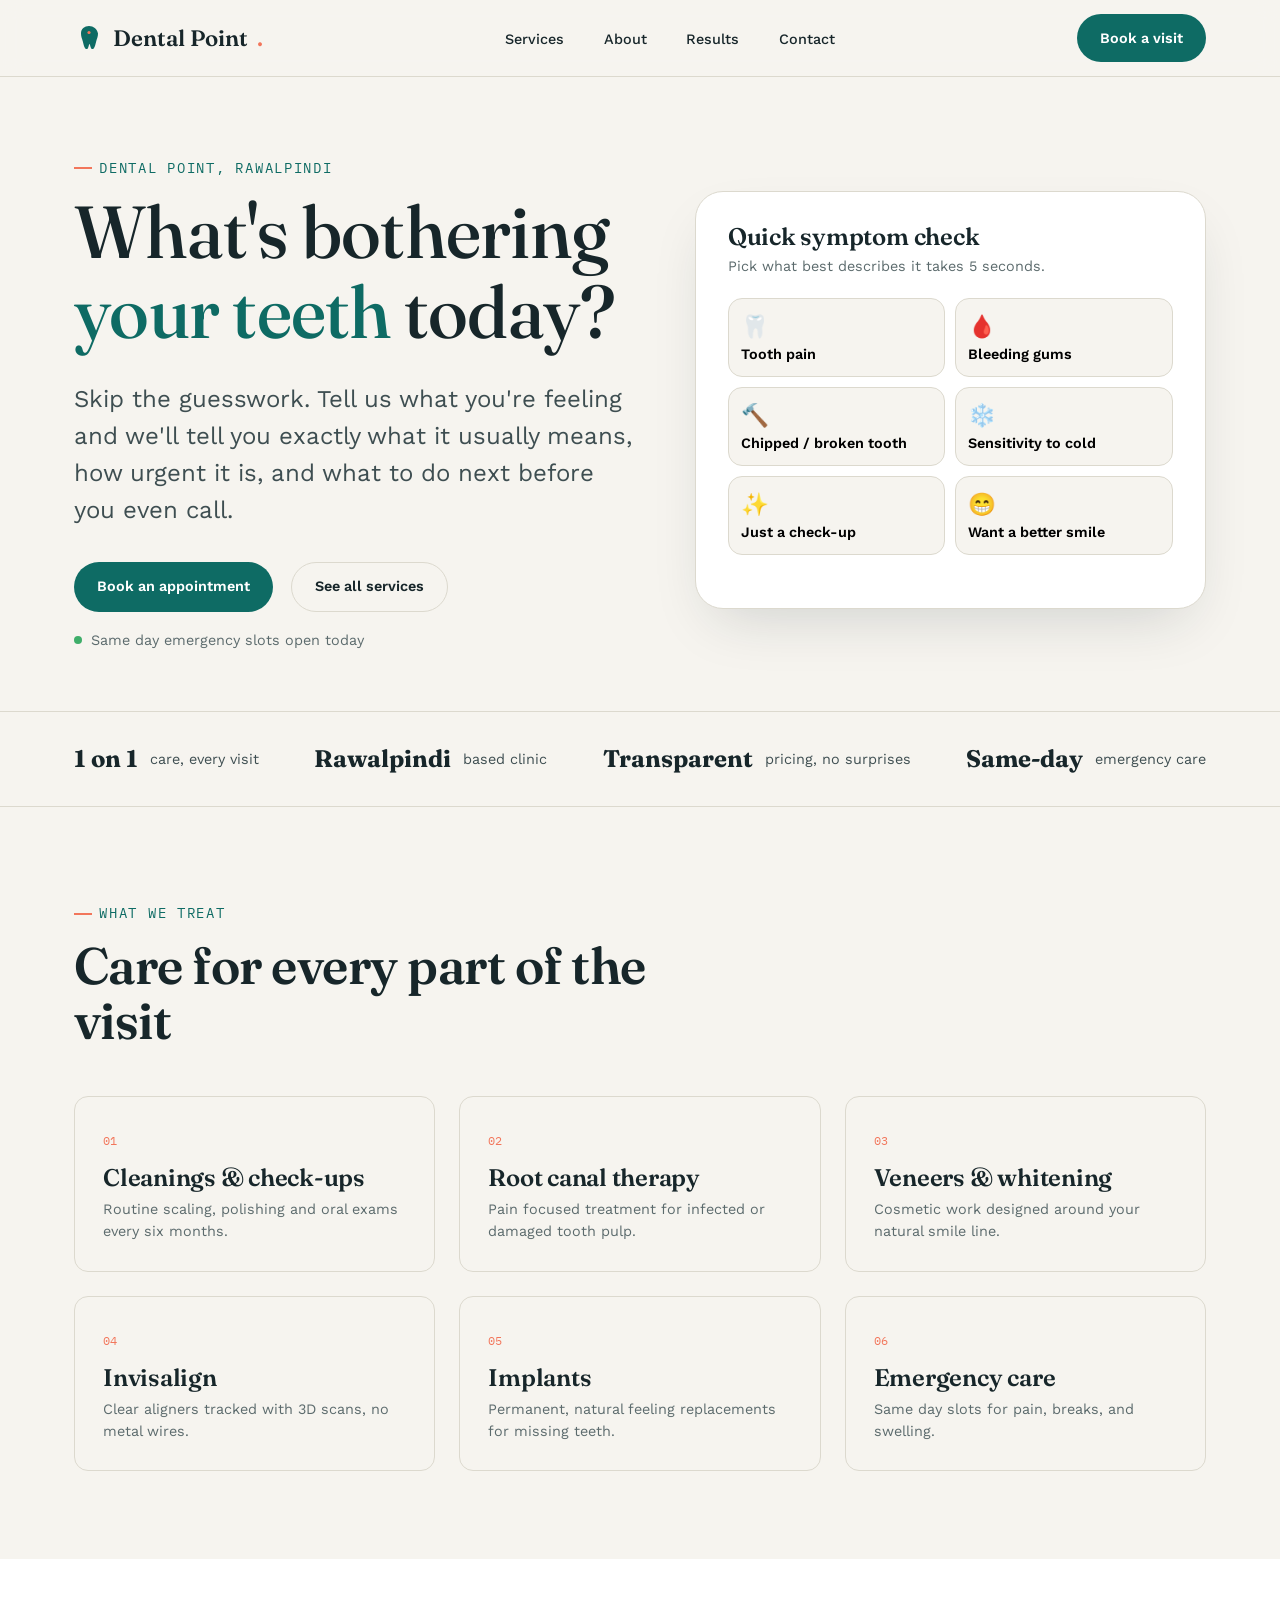
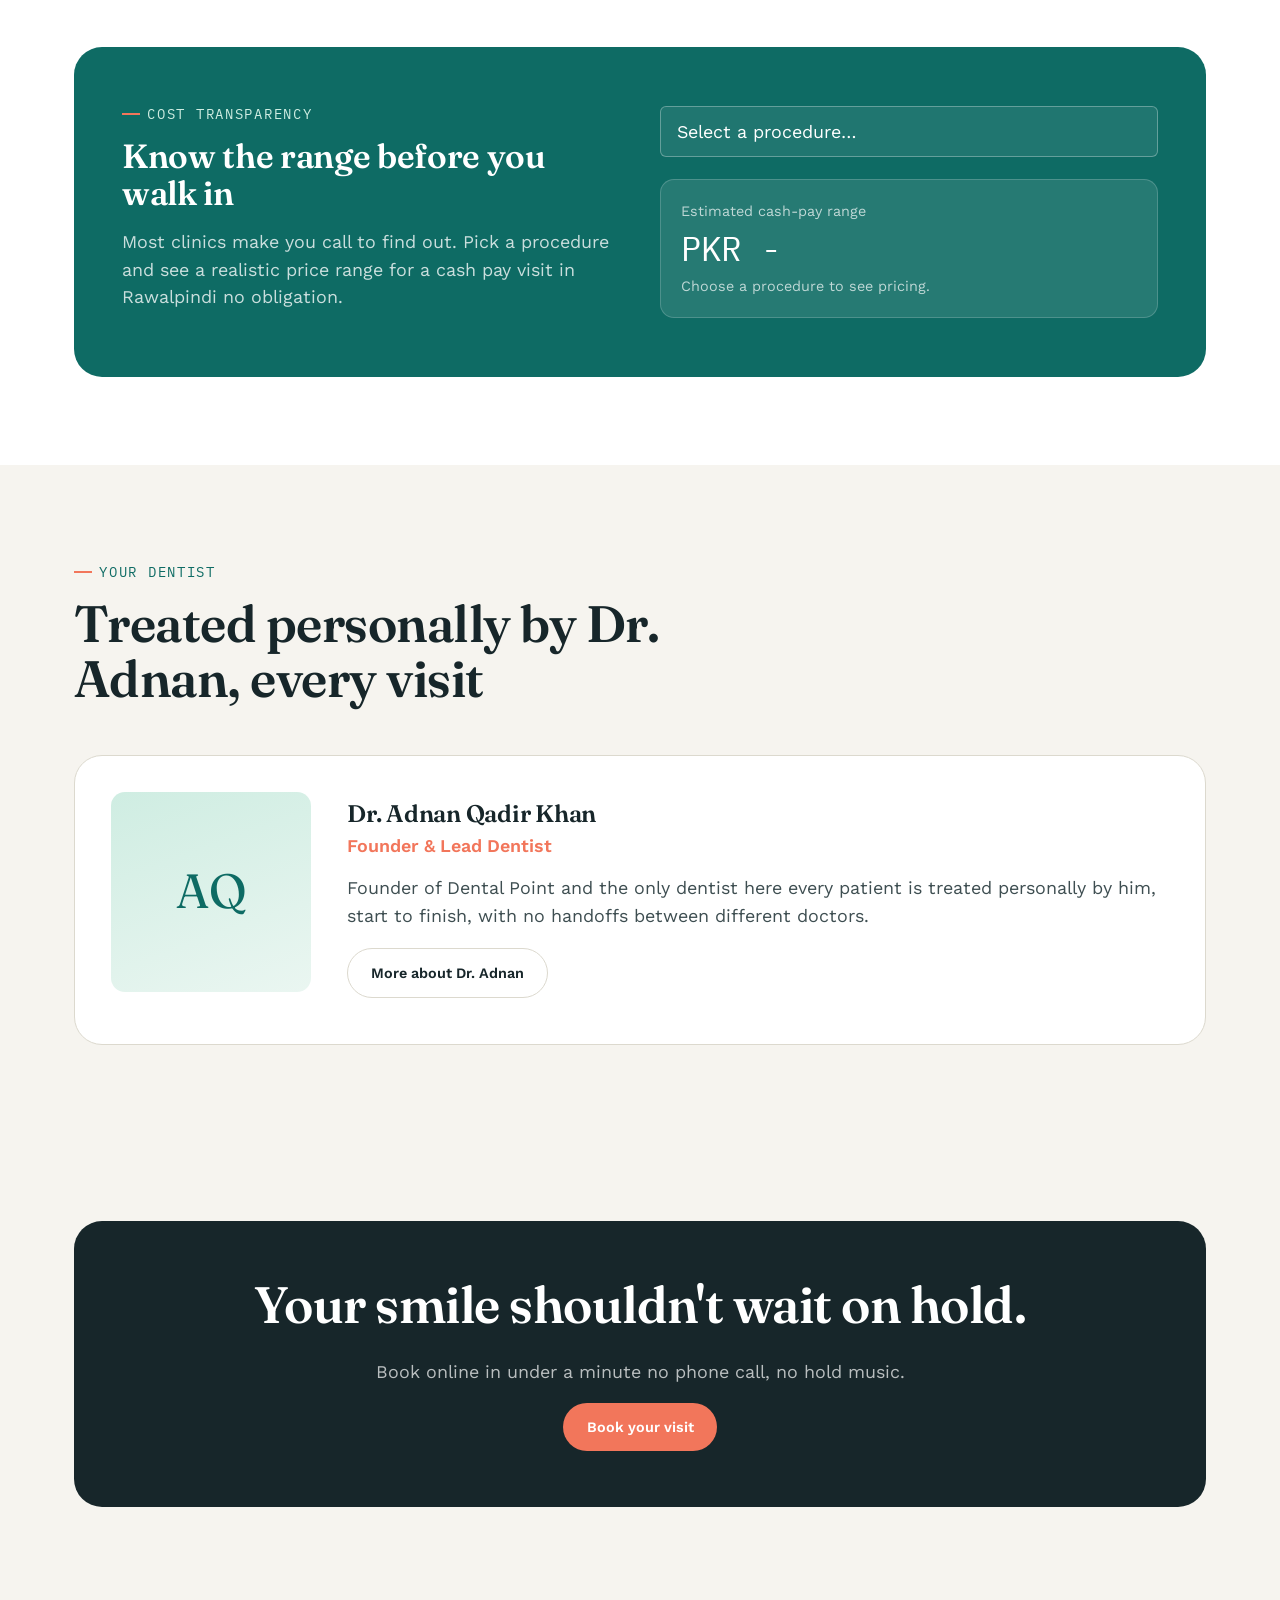
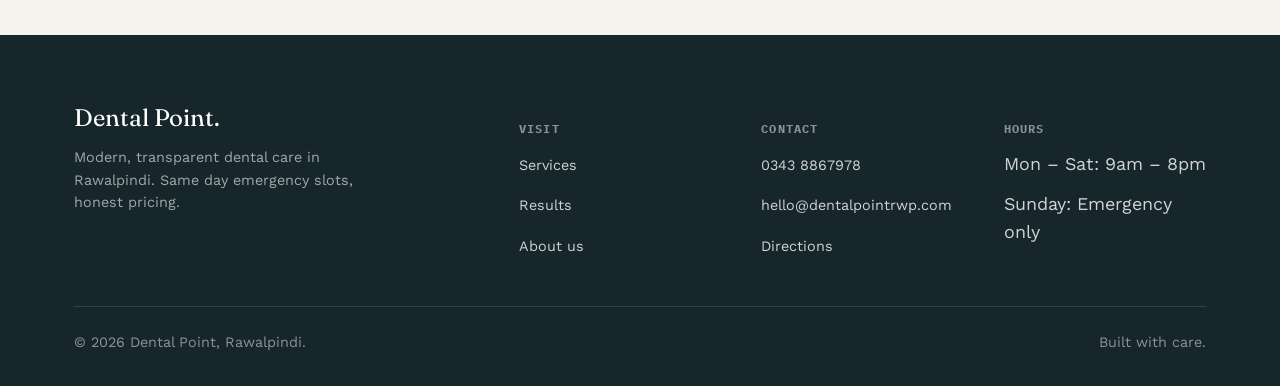
<file: index.html>
<!DOCTYPE html>
<html lang="en">
<head>
<meta charset="UTF-8">
<meta name="viewport" content="width=device-width, initial-scale=1.0">
<title>Dental Point - Modern Dental Care in Rawalpindi</title>
<meta name="description" content="Dental Point in Rawalpindi offers modern, transparent dental care cleanings, root canals, veneers, and Invisalign. Tell us what's bothering you and we'll tell you exactly what to do next.">
<link rel="preconnect" href="https://fonts.googleapis.com">
<link href="https://fonts.googleapis.com/css2?family=Fraunces:opsz,wght@9..144,400;9..144,500;9..144,600&family=Work+Sans:wght@400;500;600;700&family=IBM+Plex+Mono:wght@400;500&display=swap" rel="stylesheet">
<link rel="stylesheet" href="style.css">
<!-- Structured data for local SEO -->
<script type="application/ld+json">
{
  "@context": "https://schema.org",
  "@type": "Dentist",
  "name": "Dental Point",
  "image": "",
  "founder": {
    "@type": "Person",
    "name": "Dr. Adnan Qadir Khan"
  },
  "address": {
    "@type": "PostalAddress",
    "streetAddress": "Muhammad Iqbal Road, 6th Road, Dhoke Paracha",
    "addressLocality": "Rawalpindi",
    "addressCountry": "PK"
  },
  "telephone": "+92-343-8867978",
  "url": "https://www.dentalpointrwp.com",
  "openingHours": "Mo-Sa 09:00-20:00"
}
</script>
</head>
<body>

<header class="site-header">
  <div class="container">
    <a href="index.html" class="logo"><svg class="logo-mark" width="30" height="30" viewBox="0 0 30 30" xmlns="http://www.w3.org/2000/svg" aria-hidden="true">
        <path d="M15 3C10.5 3 7 5.8 7 10.5c0 3 1.1 5.3 1.9 8.2.6 2.2 1 5.1 2.4 6.7.8.9 1.9.9 2.6-.2.8-1.3 1-4.3 1.6-4.3s.8 3 1.6 4.3c.7 1.1 1.8 1.1 2.6.2 1.4-1.6 1.8-4.5 2.4-6.7.8-2.9 1.9-5.2 1.9-8.2C23 5.8 19.5 3 15 3z" fill="var(--scrub-teal)"/>
        <circle cx="15" cy="9.5" r="1.6" fill="var(--coral)"/>
      </svg>
      Dental Point<span class="dot">.</span></a>
    <nav>
      <ul class="nav-links">
        <li><a href="services.html">Services</a></li>
        <li><a href="about.html">About</a></li>
        <li><a href="gallery.html">Results</a></li>
        <li><a href="contact.html">Contact</a></li>
      </ul>
    </nav>
    <button class="nav-toggle-btn" id="navToggleBtn" aria-label="Toggle menu"><span></span><span></span><span></span></button>
    <div class="header-actions">
      <a href="contact.html" class="btn btn-primary">Book a visit</a>
    </div>
  </div>
</header>

<div class="mobile-menu" id="mobileMenu">
  <ul>
        <li><a href="services.html">Services</a></li>
        <li><a href="about.html">About</a></li>
        <li><a href="gallery.html">Results</a></li>
        <li><a href="contact.html">Contact</a></li>
      </ul>
  <a href="contact.html" class="btn btn-primary">Book a visit</a>
</div>

<!-- ============ HERO + TRIAGE (signature element) ============ -->
<section class="hero">
  <div class="container hero-grid">
    <div>
      <p class="eyebrow">Dental Point, Rawalpindi</p>
      <h1>What's bothering<br><em>your teeth</em> today?</h1>
      <p class="hero-sub">Skip the guesswork. Tell us what you're feeling and we'll tell you exactly what it usually means, how urgent it is, and what to do next before you even call.</p>
      <div class="hero-cta-row">
        <a href="contact.html" class="btn btn-primary">Book an appointment</a>
        <a href="services.html" class="btn btn-ghost">See all services</a>
      </div>
      <div class="hero-note"><span class="pulse"></span> Same day emergency slots open today</div>
    </div>

    <div class="triage-card">
      <h3>Quick symptom check</h3>
      <p class="triage-sub">Pick what best describes it takes 5 seconds.</p>
      <div class="triage-options" id="triageOptions">
        <button class="triage-opt" data-key="pain"><span class="icon">🦷</span>Tooth pain</button>
        <button class="triage-opt" data-key="bleeding"><span class="icon">🩸</span>Bleeding gums</button>
        <button class="triage-opt" data-key="broken"><span class="icon">🔨</span>Chipped / broken tooth</button>
        <button class="triage-opt" data-key="sensitivity"><span class="icon">❄️</span>Sensitivity to cold</button>
        <button class="triage-opt" data-key="checkup"><span class="icon">✨</span>Just a check-up</button>
        <button class="triage-opt" data-key="cosmetic"><span class="icon">😁</span>Want a better smile</button>
      </div>
      <div class="triage-result" id="triageResult">
        <span class="tag" id="triageTag">Guidance</span>
        <h4 id="triageTitle"></h4>
        <p id="triageText"></p>
        <a href="contact.html" class="btn btn-coral" id="triageCta">Book this visit</a>
      </div>
    </div>
  </div>
</section>

<div class="trust-strip">
  <div class="container">
    <div class="trust-item"><strong>1 on 1</strong> care, every visit</div>
    <div class="trust-item"><strong>Rawalpindi</strong> based clinic</div>
    <div class="trust-item"><strong>Transparent</strong> pricing, no surprises</div>
    <div class="trust-item"><strong>Same-day</strong> emergency care</div>
  </div>
</div>

<!-- ============ SERVICES ============ -->
<section class="section">
  <div class="container">
    <div class="section-head">
      <p class="eyebrow">What we treat</p>
      <h2>Care for every part of the visit</h2>
    </div>
    <div class="services-grid">
      <a href="services.html#cleaning" class="service-card">
        <span class="num">01</span>
        <h3>Cleanings &amp; check-ups</h3>
        <p>Routine scaling, polishing and oral exams every six months.</p>
      </a>
      <a href="services.html#root-canal" class="service-card">
        <span class="num">02</span>
        <h3>Root canal therapy</h3>
        <p>Pain focused treatment for infected or damaged tooth pulp.</p>
      </a>
      <a href="services.html#veneers" class="service-card">
        <span class="num">03</span>
        <h3>Veneers &amp; whitening</h3>
        <p>Cosmetic work designed around your natural smile line.</p>
      </a>
      <a href="services.html#invisalign" class="service-card">
        <span class="num">04</span>
        <h3>Invisalign</h3>
        <p>Clear aligners tracked with 3D scans, no metal wires.</p>
      </a>
      <a href="services.html#implants" class="service-card">
        <span class="num">05</span>
        <h3>Implants</h3>
        <p>Permanent, natural feeling replacements for missing teeth.</p>
      </a>
      <a href="services.html#emergency" class="service-card">
        <span class="num">06</span>
        <h3>Emergency care</h3>
        <p>Same day slots for pain, breaks, and swelling.</p>
      </a>
    </div>
  </div>
</section>

<!-- ============ PRICE ESTIMATOR ============ -->
<section class="section section-alt">
  <div class="container">
    <div class="estimator">
      <div>
        <p class="eyebrow" style="color:var(--mint)">Cost transparency</p>
        <h2>Know the range before you walk in</h2>
        <p>Most clinics make you call to find out. Pick a procedure and see a realistic price range for a cash pay visit in Rawalpindi no obligation.</p>
      </div>
      <div>
        <select id="procedureSelect">
          <option value="">Select a procedure…</option>
          <option value="cleaning">Cleaning &amp; polish</option>
          <option value="filling">Cavity filling</option>
          <option value="rootcanal">Root canal (single tooth)</option>
          <option value="whitening">Teeth whitening</option>
          <option value="veneer">Porcelain veneer (per tooth)</option>
          <option value="implant">Dental implant</option>
          <option value="invisalign">Invisalign (full treatment)</option>
        </select>
        <div class="estimate-output" id="estimateOutput">
          <div class="caption">Estimated cash-pay range</div>
          <div class="range" id="estimateRange">PKR - </div>
          <div class="caption" id="estimateCaption">Choose a procedure to see pricing.</div>
        </div>
      </div>
    </div>
  </div>
</section>

<!-- ============ THE DOCTOR ============ -->
<section class="section">
  <div class="container">
    <div class="section-head">
      <p class="eyebrow">Your dentist</p>
      <h2>Treated personally by Dr. Adnan, every visit</h2>
    </div>
    <div class="solo-doctor-card">
      <div class="team-photo solo-doctor-photo">AQ</div>
      <div>
        <h3>Dr. Adnan Qadir Khan</h3>
        <div class="team-role">Founder &amp; Lead Dentist</div>
        <p>Founder of Dental Point and the only dentist here every patient is treated personally by him, start to finish, with no handoffs between different doctors.</p>
        <a href="about.html" class="btn btn-ghost">More about Dr. Adnan</a>
      </div>
    </div>
  </div>
</section>

<!-- ============ CTA ============ -->
<section class="section">
  <div class="container">
    <div class="cta-band">
      <h2>Your smile shouldn't wait on hold.</h2>
      <p>Book online in under a minute no phone call, no hold music.</p>
      <a href="contact.html" class="btn btn-coral">Book your visit</a>
    </div>
  </div>
</section>

<footer class="site-footer">
  <div class="container">
    <div class="footer-grid">
      <div>
        <div class="footer-logo">Dental Point.</div>
        <p style="max-width:32ch; font-size:var(--step--1); color:rgba(255,255,255,0.6)">Modern, transparent dental care in Rawalpindi. Same day emergency slots, honest pricing.</p>
      </div>
      <div>
        <h5>Visit</h5>
        <ul>
          <li><a href="services.html">Services</a></li>
          <li><a href="gallery.html">Results</a></li>
          <li><a href="about.html">About us</a></li>
        </ul>
      </div>
      <div>
        <h5>Contact</h5>
        <ul>
          <li><a href="tel:+923438867978">0343 8867978</a></li>
          <li><a href="mailto:hello@dentalpointrwp.com">hello@dentalpointrwp.com</a></li>
          <li><a href="contact.html">Directions</a></li>
        </ul>
      </div>
      <div>
        <h5>Hours</h5>
        <ul>
          <li>Mon – Sat: 9am – 8pm</li>
          <li>Sunday: Emergency only</li>
        </ul>
      </div>
    </div>
    <div class="footer-bottom">
      <span>© 2026 Dental Point, Rawalpindi.</span>
      <span>Built with care.</span>
    </div>
  </div>
</footer>

<script src="main.js"></script>
</body>
</html>
</file>
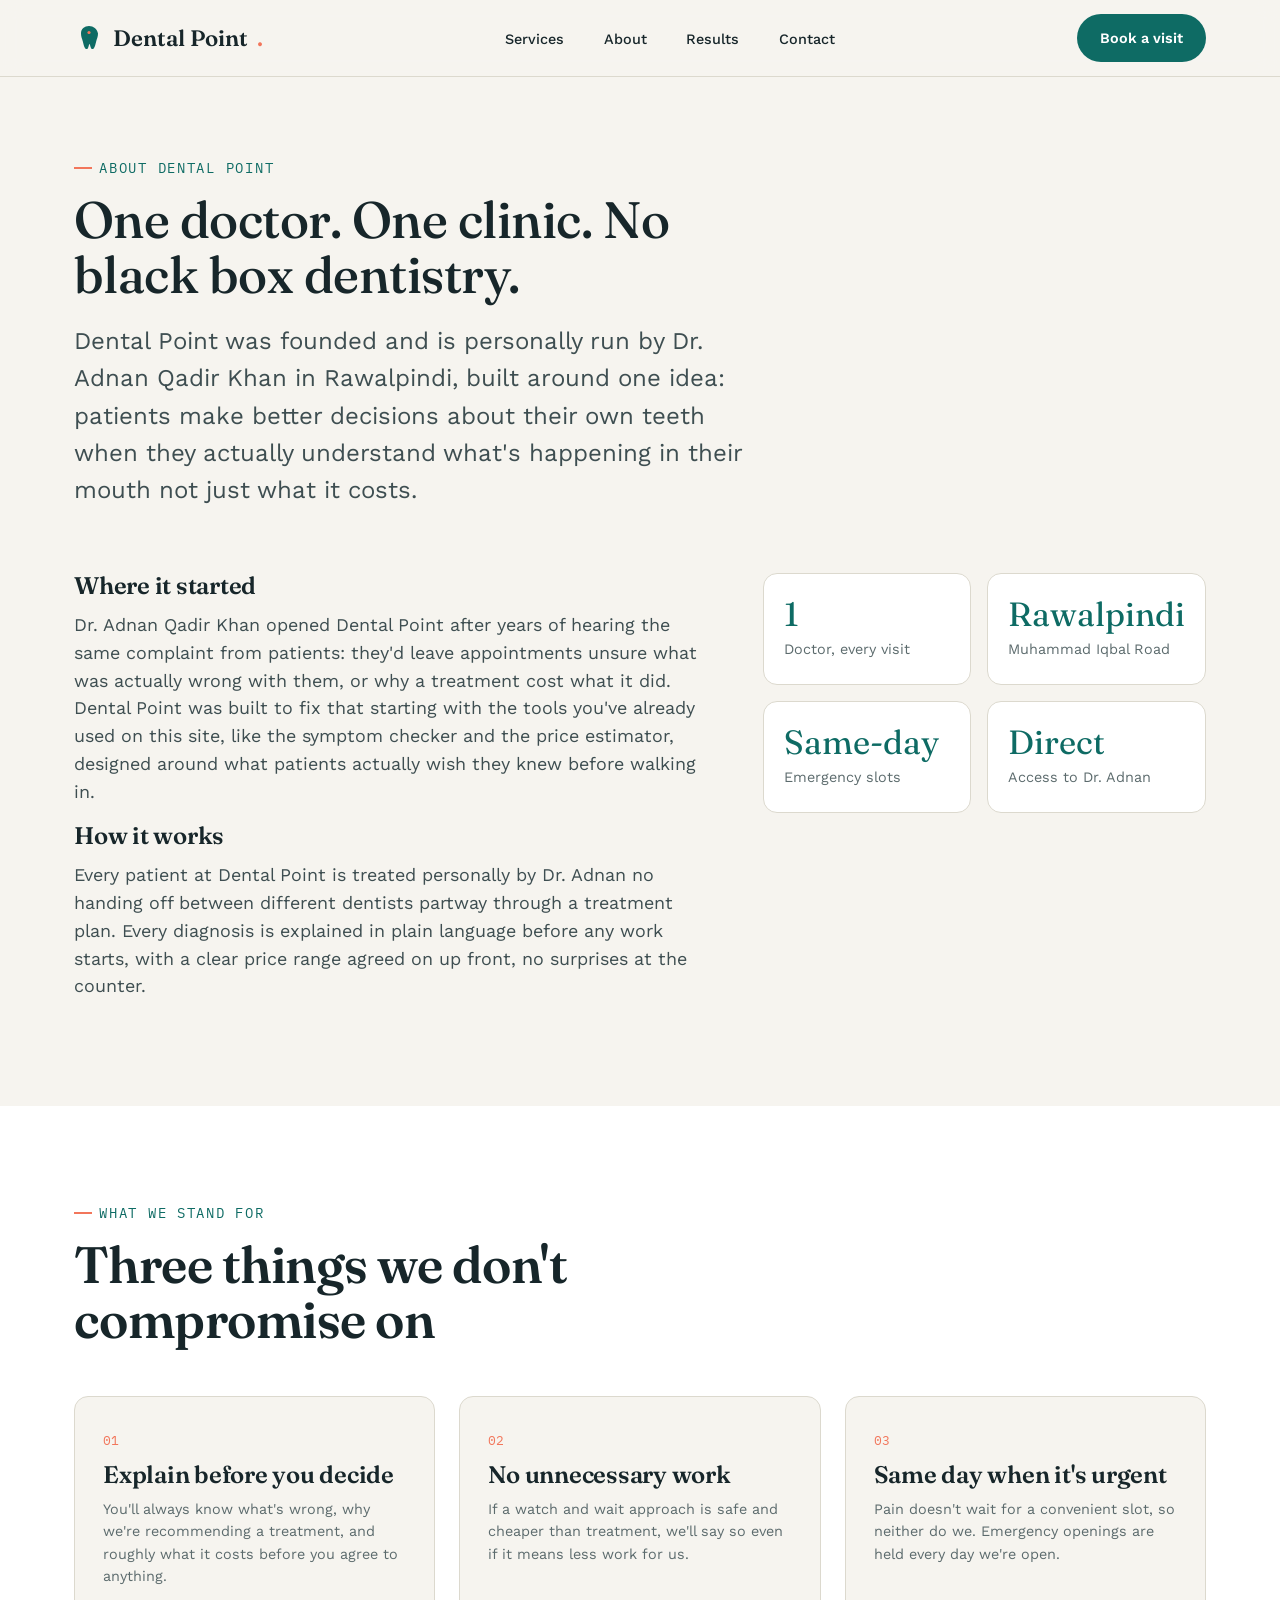
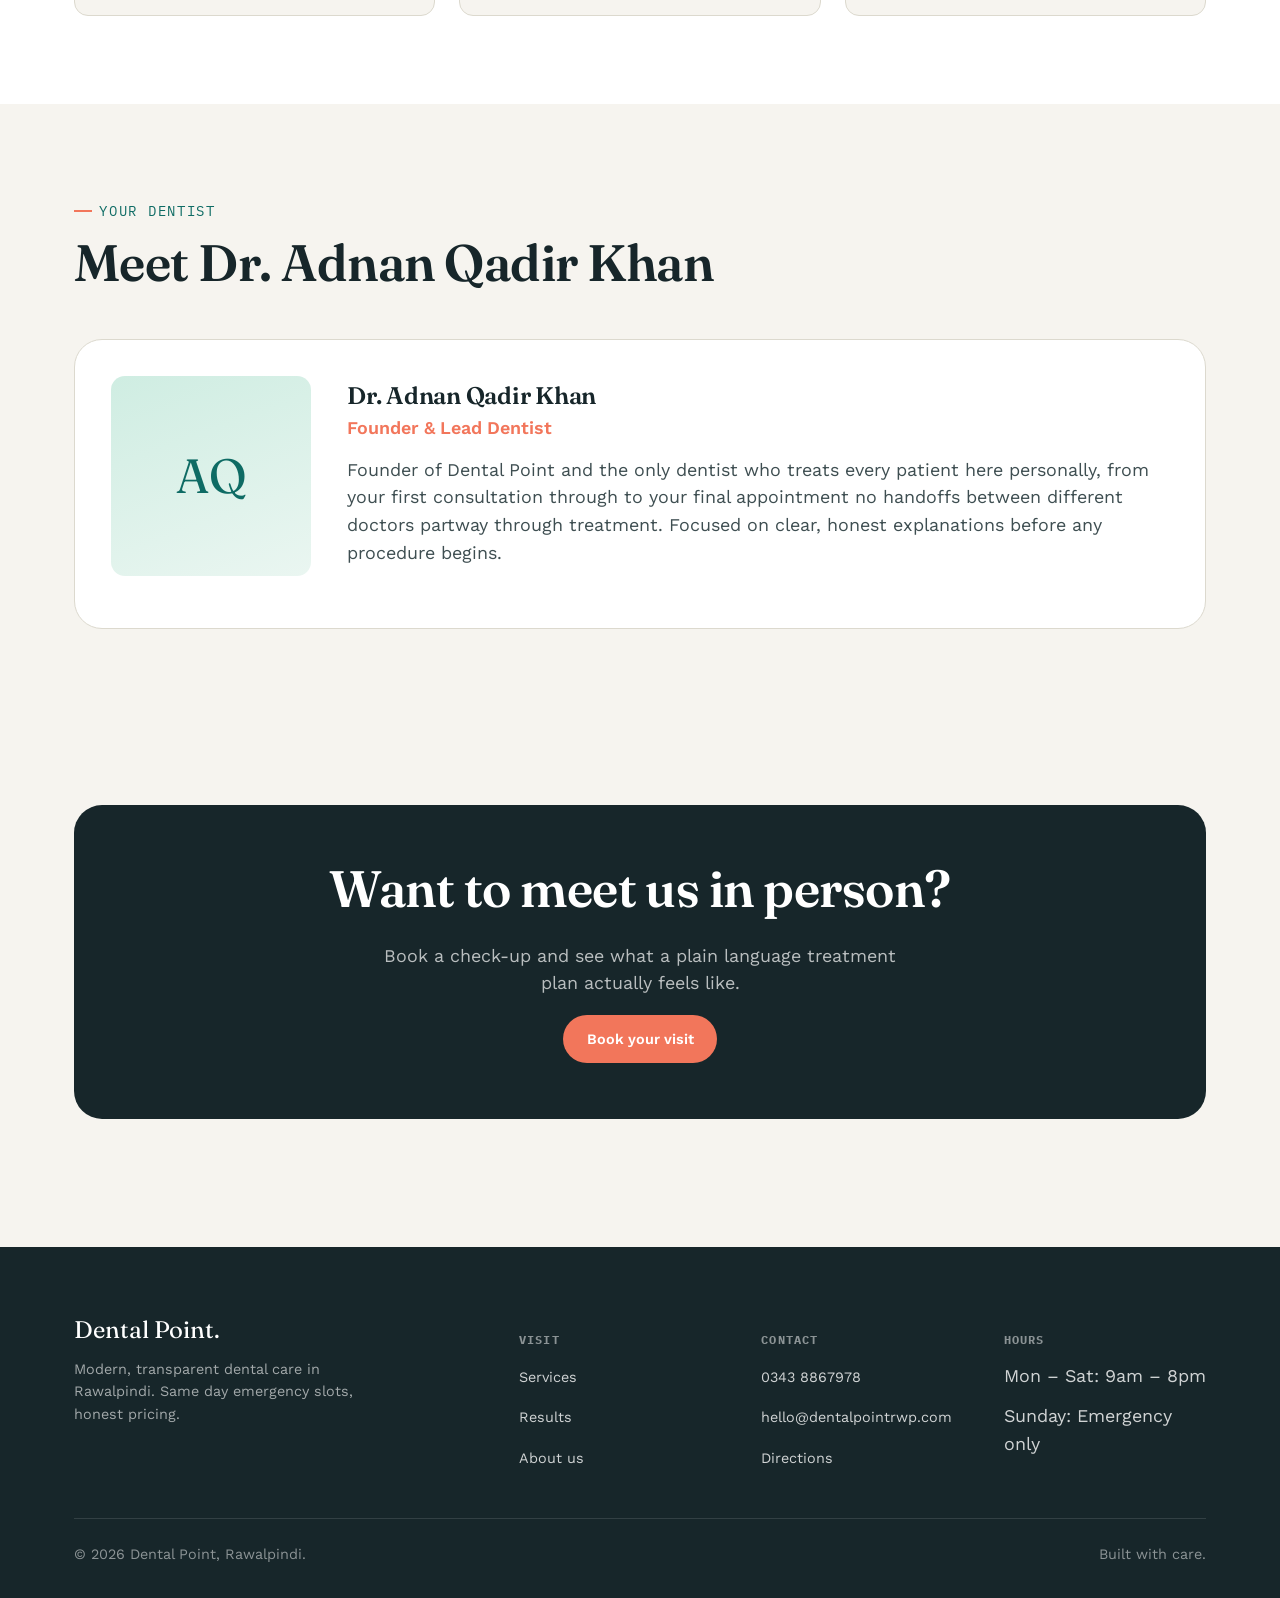
<file: about.html>
<!DOCTYPE html>
<html lang="en">
<head>
<meta charset="UTF-8">
<meta name="viewport" content="width=device-width, initial-scale=1.0">
<title>About Us — Dental Point, Rawalpindi</title>
<meta name="description" content="Dental Point was founded in Rawalpindi in 2014 on one idea: patients deserve to understand their own treatment. Meet the team and see what we stand for.">
<link rel="preconnect" href="https://fonts.googleapis.com">
<link href="https://fonts.googleapis.com/css2?family=Fraunces:opsz,wght@9..144,400;9..144,500;9..144,600&family=Work+Sans:wght@400;500;600;700&family=IBM+Plex+Mono:wght@400;500&display=swap" rel="stylesheet">
<link rel="stylesheet" href="style.css">
</head>
<body>

<header class="site-header">
  <div class="container">
    <a href="index.html" class="logo"><svg class="logo-mark" width="30" height="30" viewBox="0 0 30 30" xmlns="http://www.w3.org/2000/svg" aria-hidden="true">
        <path d="M15 3C10.5 3 7 5.8 7 10.5c0 3 1.1 5.3 1.9 8.2.6 2.2 1 5.1 2.4 6.7.8.9 1.9.9 2.6-.2.8-1.3 1-4.3 1.6-4.3s.8 3 1.6 4.3c.7 1.1 1.8 1.1 2.6.2 1.4-1.6 1.8-4.5 2.4-6.7.8-2.9 1.9-5.2 1.9-8.2C23 5.8 19.5 3 15 3z" fill="var(--scrub-teal)"/>
        <circle cx="15" cy="9.5" r="1.6" fill="var(--coral)"/>
      </svg>
      Dental Point<span class="dot">.</span></a>
    <nav>
      <ul class="nav-links">
        <li><a href="services.html">Services</a></li>
        <li><a href="about.html">About</a></li>
        <li><a href="gallery.html">Results</a></li>
        <li><a href="contact.html">Contact</a></li>
      </ul>
    </nav>
    <button class="nav-toggle-btn" id="navToggleBtn" aria-label="Toggle menu"><span></span><span></span><span></span></button>
    <div class="header-actions">
      <a href="contact.html" class="btn btn-primary">Book a visit</a>
    </div>
  </div>
</header>

<div class="mobile-menu" id="mobileMenu">
  <ul>
        <li><a href="services.html">Services</a></li>
        <li><a href="about.html">About</a></li>
        <li><a href="gallery.html">Results</a></li>
        <li><a href="contact.html">Contact</a></li>
      </ul>
  <a href="contact.html" class="btn btn-primary">Book a visit</a>
</div>

<!-- ============ PAGE HERO ============ -->
<section class="hero" style="padding-bottom:20px;">
  <div class="container">
    <p class="eyebrow">About Dental Point</p>
    <h1 style="font-size:var(--step-3); max-width:20ch;">One doctor. One clinic. No black box dentistry.</h1>
    <p class="hero-sub">Dental Point was founded and is personally run by Dr. Adnan Qadir Khan in Rawalpindi, built around one idea: patients make better decisions about their own teeth when they actually understand what's happening in their mouth not just what it costs.</p>
  </div>
</section>

<!-- ============ STORY / STATS ============ -->
<section class="section" style="padding-top:20px;">
  <div class="container">
    <div class="story-grid">
      <div class="story-copy">
        <h3>Where it started</h3>
        <p>Dr. Adnan Qadir Khan opened Dental Point after years of hearing the same complaint from patients: they'd leave appointments unsure what was actually wrong with them, or why a treatment cost what it did. Dental Point was built to fix that starting with the tools you've already used on this site, like the symptom checker and the price estimator, designed around what patients actually wish they knew before walking in.</p>
        <h3>How it works</h3>
        <p>Every patient at Dental Point is treated personally by Dr. Adnan no handing off between different dentists partway through a treatment plan. Every diagnosis is explained in plain language before any work starts, with a clear price range agreed on up front, no surprises at the counter.</p>
      </div>
      <div class="story-stats">
        <div class="stat-card">
          <div class="stat-num">1</div>
          <div class="stat-label">Doctor, every visit</div>
        </div>
        <div class="stat-card">
          <div class="stat-num">Rawalpindi</div>
          <div class="stat-label">Muhammad Iqbal Road</div>
        </div>
        <div class="stat-card">
          <div class="stat-num">Same-day</div>
          <div class="stat-label">Emergency slots</div>
        </div>
        <div class="stat-card">
          <div class="stat-num">Direct</div>
          <div class="stat-label">Access to Dr. Adnan</div>
        </div>
      </div>
    </div>
  </div>
</section>

<!-- ============ VALUES ============ -->
<section class="section section-alt">
  <div class="container">
    <div class="section-head">
      <p class="eyebrow">What we stand for</p>
      <h2>Three things we don't compromise on</h2>
    </div>
    <div class="values-grid">
      <div class="value-card">
        <span class="value-mark">01</span>
        <h3>Explain before you decide</h3>
        <p>You'll always know what's wrong, why we're recommending a treatment, and roughly what it costs before you agree to anything.</p>
      </div>
      <div class="value-card">
        <span class="value-mark">02</span>
        <h3>No unnecessary work</h3>
        <p>If a watch and wait approach is safe and cheaper than treatment, we'll say so even if it means less work for us.</p>
      </div>
      <div class="value-card">
        <span class="value-mark">03</span>
        <h3>Same day when it's urgent</h3>
        <p>Pain doesn't wait for a convenient slot, so neither do we. Emergency openings are held every day we're open.</p>
      </div>
    </div>
  </div>
</section>

<!-- ============ THE DOCTOR ============ -->
<section class="section">
  <div class="container">
    <div class="section-head">
      <p class="eyebrow">Your dentist</p>
      <h2>Meet Dr. Adnan Qadir Khan</h2>
    </div>
    <div class="solo-doctor-card">
      <div class="team-photo solo-doctor-photo">AQ</div>
      <div>
        <h3>Dr. Adnan Qadir Khan</h3>
        <div class="team-role">Founder &amp; Lead Dentist</div>
        <p>Founder of Dental Point and the only dentist who treats every patient here personally, from your first consultation through to your final appointment no handoffs between different doctors partway through treatment. Focused on clear, honest explanations before any procedure begins.</p>
      </div>
    </div>
  </div>
</section>

<!-- ============ CTA ============ -->
<section class="section">
  <div class="container">
    <div class="cta-band">
      <h2>Want to meet us in person?</h2>
      <p>Book a check-up and see what a plain language treatment plan actually feels like.</p>
      <a href="contact.html" class="btn btn-coral">Book your visit</a>
    </div>
  </div>
</section>

<footer class="site-footer">
  <div class="container">
    <div class="footer-grid">
      <div>
        <div class="footer-logo">Dental Point.</div>
        <p style="max-width:32ch; font-size:var(--step--1); color:rgba(255,255,255,0.6)">Modern, transparent dental care in Rawalpindi. Same day emergency slots, honest pricing.</p>
      </div>
      <div>
        <h5>Visit</h5>
        <ul>
          <li><a href="services.html">Services</a></li>
          <li><a href="gallery.html">Results</a></li>
          <li><a href="about.html">About us</a></li>
        </ul>
      </div>
      <div>
        <h5>Contact</h5>
        <ul>
          <li><a href="tel:+923438867978">0343 8867978</a></li>
          <li><a href="mailto:hello@dentalpointrwp.com">hello@dentalpointrwp.com</a></li>
          <li><a href="contact.html">Directions</a></li>
        </ul>
      </div>
      <div>
        <h5>Hours</h5>
        <ul>
          <li>Mon – Sat: 9am – 8pm</li>
          <li>Sunday: Emergency only</li>
        </ul>
      </div>
    </div>
    <div class="footer-bottom">
      <span>© 2026 Dental Point, Rawalpindi.</span>
      <span>Built with care.</span>
    </div>
  </div>
</footer>

<script src="main.js"></script>
</body>
</html>
</file>
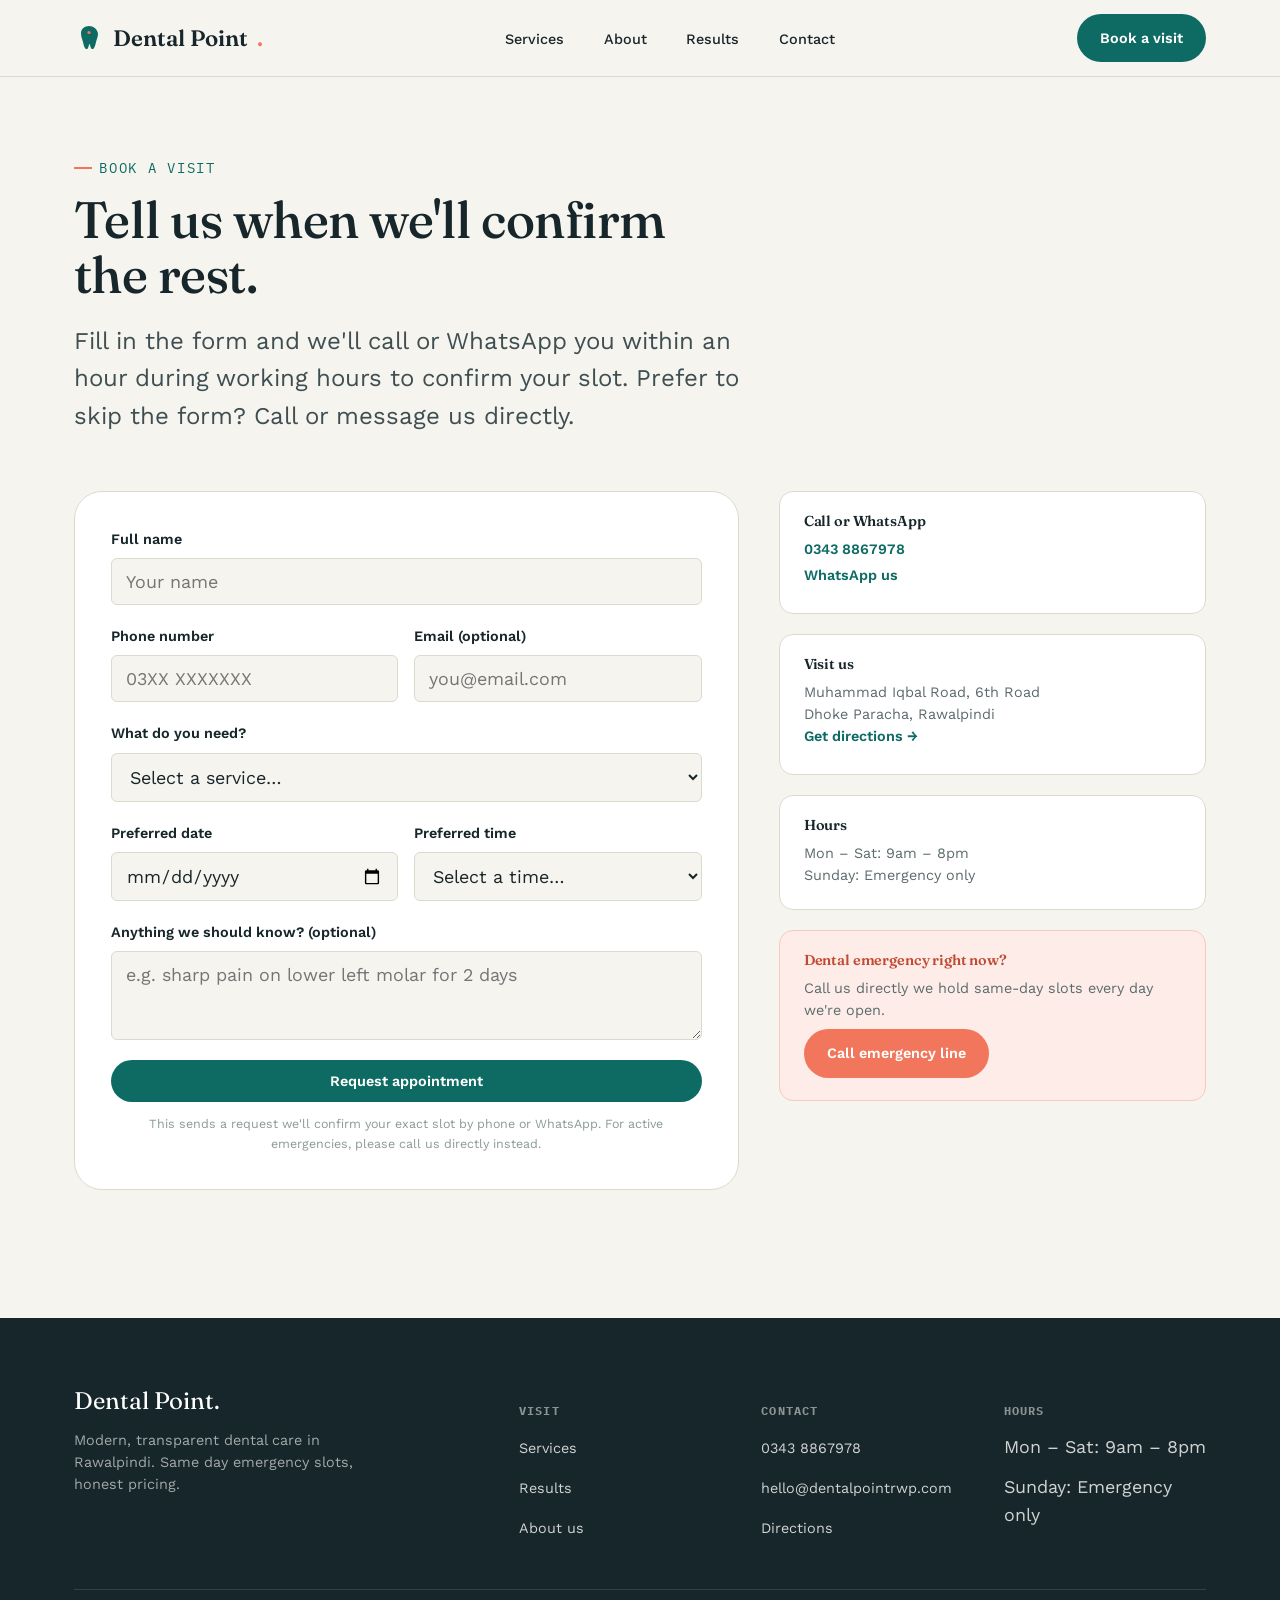
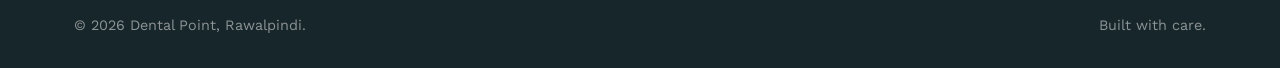
<file: contact.html>
<!DOCTYPE html>
<html lang="en">
<head>
<meta charset="UTF-8">
<meta name="viewport" content="width=device-width, initial-scale=1.0">
<title>Book a Visit - Dental Point, Rawalpindi</title>
<meta name="description" content="Book an appointment at Dental Point, Rawalpindi. Same-day emergency slots available. Call, WhatsApp, or use the form below.">
<link rel="preconnect" href="https://fonts.googleapis.com">
<link href="https://fonts.googleapis.com/css2?family=Fraunces:opsz,wght@9..144,400;9..144,500;9..144,600&family=Work+Sans:wght@400;500;600;700&family=IBM+Plex+Mono:wght@400;500&display=swap" rel="stylesheet">
<link rel="stylesheet" href="style.css">
</head>
<body>

<header class="site-header">
  <div class="container">
    <a href="index.html" class="logo"><svg class="logo-mark" width="30" height="30" viewBox="0 0 30 30" xmlns="http://www.w3.org/2000/svg" aria-hidden="true">
        <path d="M15 3C10.5 3 7 5.8 7 10.5c0 3 1.1 5.3 1.9 8.2.6 2.2 1 5.1 2.4 6.7.8.9 1.9.9 2.6-.2.8-1.3 1-4.3 1.6-4.3s.8 3 1.6 4.3c.7 1.1 1.8 1.1 2.6.2 1.4-1.6 1.8-4.5 2.4-6.7.8-2.9 1.9-5.2 1.9-8.2C23 5.8 19.5 3 15 3z" fill="var(--scrub-teal)"/>
        <circle cx="15" cy="9.5" r="1.6" fill="var(--coral)"/>
      </svg>
      Dental Point<span class="dot">.</span></a>
    <nav>
      <ul class="nav-links">
        <li><a href="services.html">Services</a></li>
        <li><a href="about.html">About</a></li>
        <li><a href="gallery.html">Results</a></li>
        <li><a href="contact.html">Contact</a></li>
      </ul>
    </nav>
    <button class="nav-toggle-btn" id="navToggleBtn" aria-label="Toggle menu"><span></span><span></span><span></span></button>
    <div class="header-actions">
      <a href="contact.html" class="btn btn-primary">Book a visit</a>
    </div>
  </div>
</header>

<div class="mobile-menu" id="mobileMenu">
  <ul>
        <li><a href="services.html">Services</a></li>
        <li><a href="about.html">About</a></li>
        <li><a href="gallery.html">Results</a></li>
        <li><a href="contact.html">Contact</a></li>
      </ul>
  <a href="contact.html" class="btn btn-primary">Book a visit</a>
</div>

<!-- ============ PAGE HERO ============ -->
<section class="hero" style="padding-bottom:0;">
  <div class="container">
    <p class="eyebrow">Book a visit</p>
    <h1 style="font-size:var(--step-3); max-width:18ch;">Tell us when we'll confirm the rest.</h1>
    <p class="hero-sub">Fill in the form and we'll call or WhatsApp you within an hour during working hours to confirm your slot. Prefer to skip the form? Call or message us directly.</p>
  </div>
</section>

<!-- ============ BOOKING FORM + INFO ============ -->
<section class="section" style="padding-top:32px;">
  <div class="container">
    <div class="contact-grid">

      <!-- Booking form -->
      <form class="booking-form" id="bookingForm" novalidate>
        <div class="form-row">
          <label for="fullName">Full name</label>
          <input type="text" id="fullName" name="fullName" required placeholder="Your name">
        </div>

        <div class="form-row-split">
          <div class="form-row">
            <label for="phone">Phone number</label>
            <input type="tel" id="phone" name="phone" required placeholder="03XX XXXXXXX">
          </div>
          <div class="form-row">
            <label for="email">Email (optional)</label>
            <input type="email" id="email" name="email" placeholder="you@email.com">
          </div>
        </div>

        <div class="form-row">
          <label for="service">What do you need?</label>
          <select id="service" name="service" required>
            <option value="">Select a service…</option>
            <option>Cleaning &amp; check-up</option>
            <option>Root canal</option>
            <option>Veneers / whitening</option>
            <option>Invisalign</option>
            <option>Implant</option>
            <option>Emergency — pain / broken tooth</option>
            <option>Not sure yet</option>
          </select>
        </div>

        <div class="form-row-split">
          <div class="form-row">
            <label for="date">Preferred date</label>
            <input type="date" id="date" name="date" required>
          </div>
          <div class="form-row">
            <label for="time">Preferred time</label>
            <select id="time" name="time" required>
              <option value="">Select a time…</option>
              <option>Morning (9am–12pm)</option>
              <option>Afternoon (12pm–4pm)</option>
              <option>Evening (4pm–8pm)</option>
            </select>
          </div>
        </div>

        <div class="form-row">
          <label for="notes">Anything we should know? (optional)</label>
          <textarea id="notes" name="notes" rows="3" placeholder="e.g. sharp pain on lower left molar for 2 days"></textarea>
        </div>

        <button type="submit" class="btn btn-primary" style="width:100%; justify-content:center;">Request appointment</button>
        <p class="form-fineprint">This sends a request we'll confirm your exact slot by phone or WhatsApp. For active emergencies, please call us directly instead.</p>
      </form>

      <!-- Confirmation state (hidden until submit) -->
      <div class="booking-confirm" id="bookingConfirm" style="display:none;">
        <div class="confirm-icon">✓</div>
        <h3>Request received.</h3>
        <p id="confirmSummary"></p>
        <p style="color:#5C6B6D; font-size:var(--step--1);">We'll reach out within an hour during working hours (Mon–Sat, 9am–8pm) to confirm.</p>
        <button class="btn btn-ghost" id="bookAnother">Book another</button>
      </div>

      <!-- Info sidebar -->
      <div class="contact-info">
        <div class="info-block">
          <h4>Call or WhatsApp</h4>
          <a href="tel:+923438867978" class="info-link">0343 8867978</a>
          <a href="https://wa.me/924200000" class="info-link" target="_blank" rel="noopener">WhatsApp us</a>
        </div>
        <div class="info-block">
          <h4>Visit us</h4>
          <p>Muhammad Iqbal Road, 6th Road<br>Dhoke Paracha, Rawalpindi</p>
          <a href="https://share.google/O3GfGJQLDpGKTN89z" class="info-link" target="_blank" rel="noopener">Get directions →</a>
        </div>
        <div class="info-block">
          <h4>Hours</h4>
          <p>Mon – Sat: 9am – 8pm<br>Sunday: Emergency only</p>
        </div>
        <div class="info-block urgent-block">
          <h4>Dental emergency right now?</h4>
          <p>Call us directly we hold same-day slots every day we're open.</p>
          <a href="tel:+923438867978" class="btn btn-coral" style="margin-top:8px;">Call emergency line</a>
        </div>
      </div>

    </div>
  </div>
</section>

<footer class="site-footer">
  <div class="container">
    <div class="footer-grid">
      <div>
        <div class="footer-logo">Dental Point.</div>
        <p style="max-width:32ch; font-size:var(--step--1); color:rgba(255,255,255,0.6)">Modern, transparent dental care in Rawalpindi. Same day emergency slots, honest pricing.</p>
      </div>
      <div>
        <h5>Visit</h5>
        <ul>
          <li><a href="services.html">Services</a></li>
          <li><a href="gallery.html">Results</a></li>
          <li><a href="about.html">About us</a></li>
        </ul>
      </div>
      <div>
        <h5>Contact</h5>
        <ul>
          <li><a href="tel:+923438867978">0343 8867978</a></li>
          <li><a href="mailto:hello@dentalpointrwp.com">hello@dentalpointrwp.com</a></li>
          <li><a href="contact.html">Directions</a></li>
        </ul>
      </div>
      <div>
        <h5>Hours</h5>
        <ul>
          <li>Mon – Sat: 9am – 8pm</li>
          <li>Sunday: Emergency only</li>
        </ul>
      </div>
    </div>
    <div class="footer-bottom">
      <span>© 2026 Dental Point, Rawalpindi.</span>
      <span>Built with care.</span>
    </div>
  </div>
</footer>

<script src="main.js"></script>
</body>
</html>
</file>
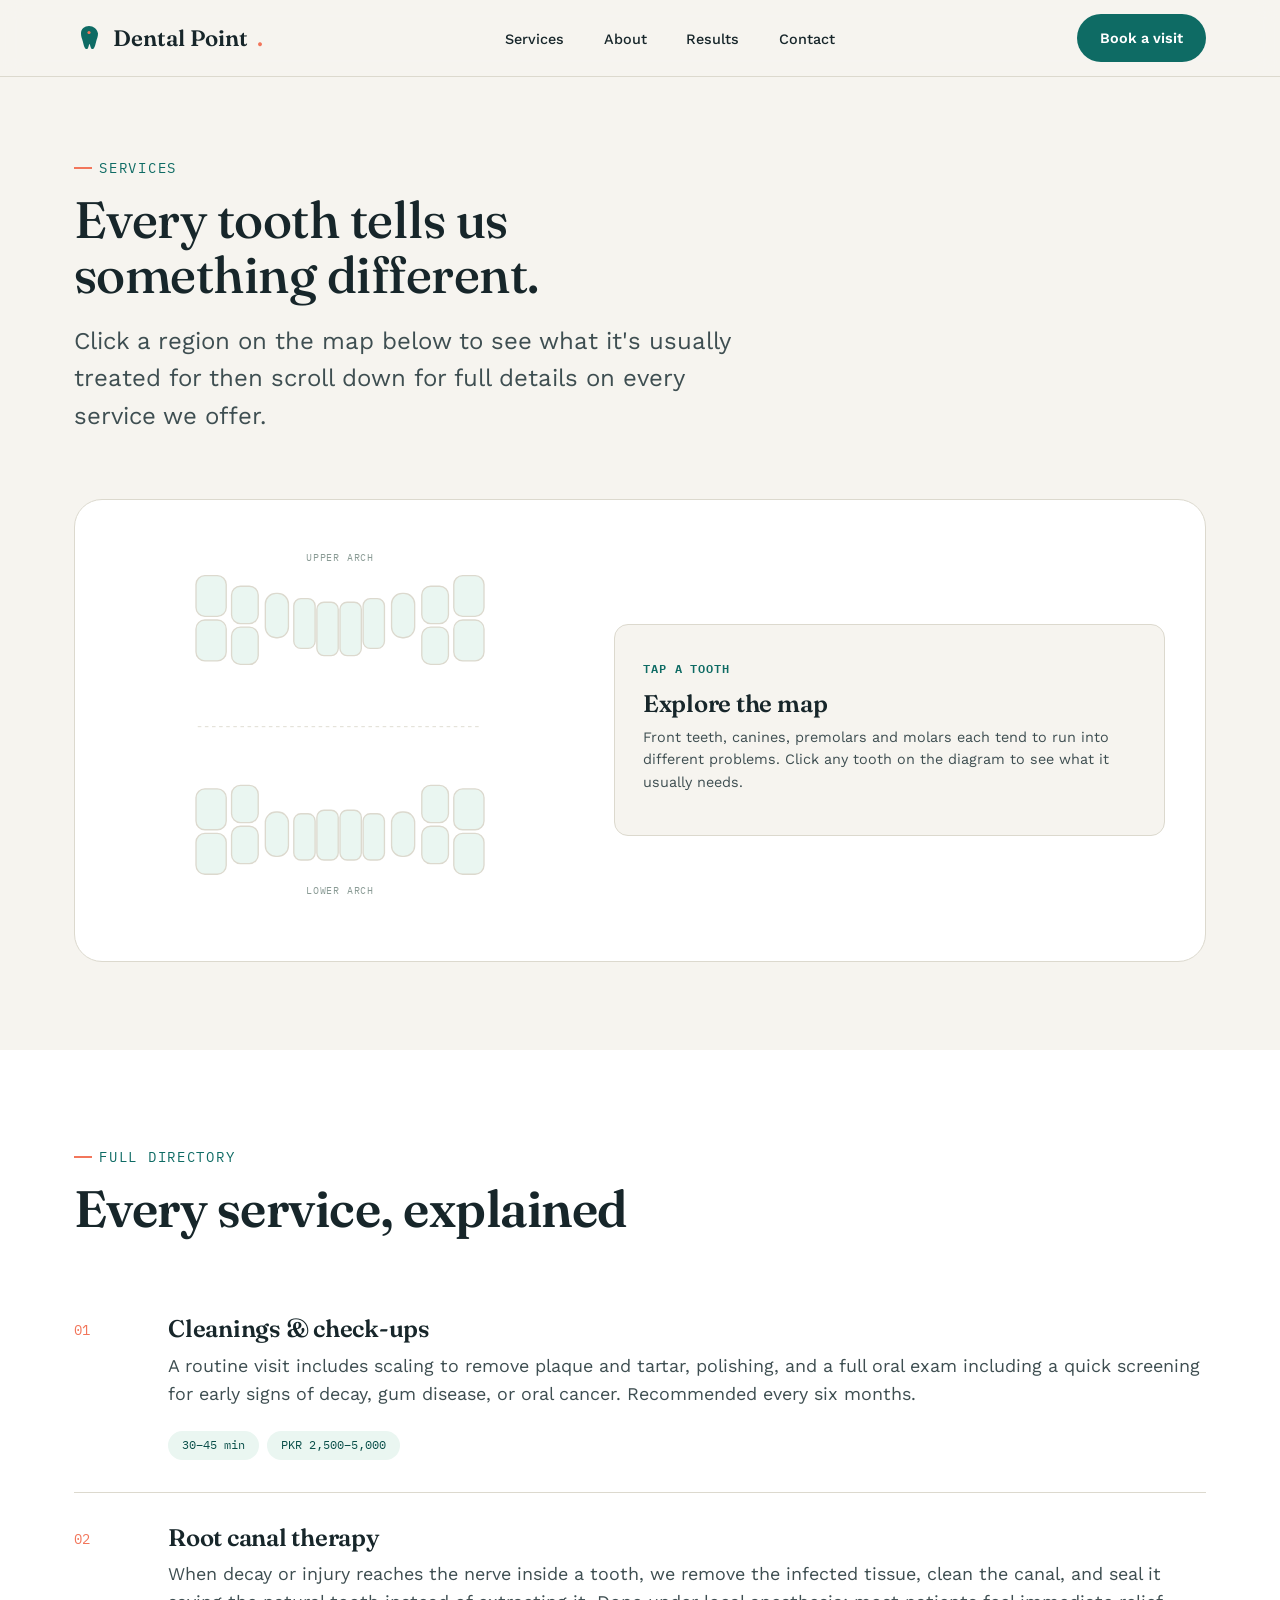
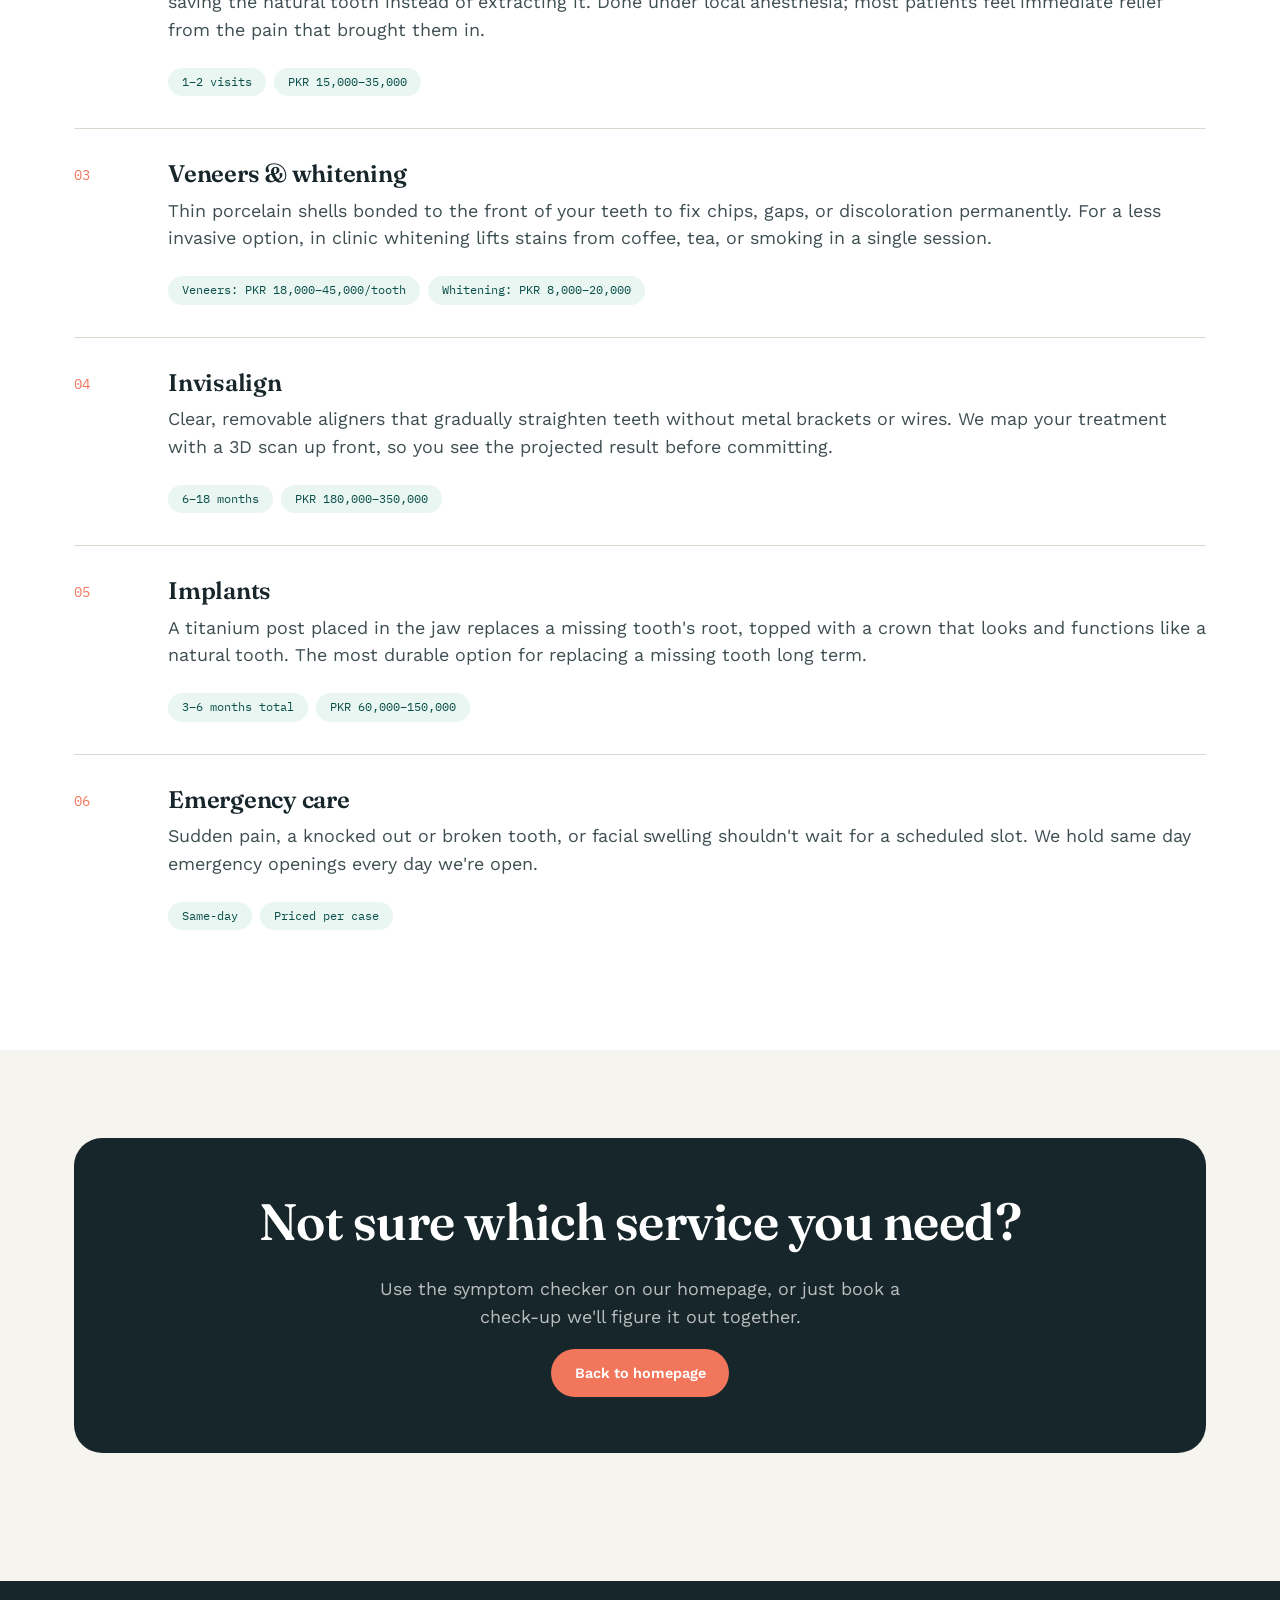
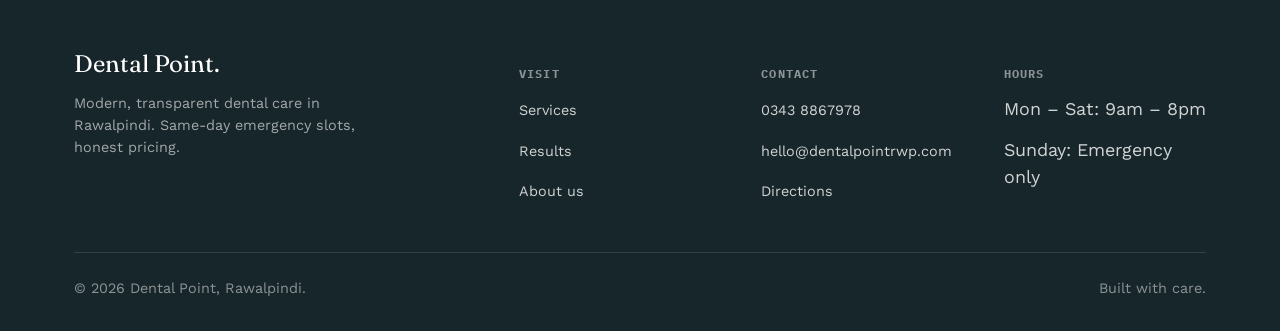
<file: services.html>
<!DOCTYPE html>
<html lang="en">
<head>
<meta charset="UTF-8">
<meta name="viewport" content="width=device-width, initial-scale=1.0">
<title>Services - Dental Point, Rawalpindi</title>
<meta name="description" content="Explore every treatment at Dental Point cleanings, root canals, veneers, Invisalign, implants and emergency care. Click a tooth on our interactive map to see what it usually needs.">
<link rel="preconnect" href="https://fonts.googleapis.com">
<link href="https://fonts.googleapis.com/css2?family=Fraunces:opsz,wght@9..144,400;9..144,500;9..144,600&family=Work+Sans:wght@400;500;600;700&family=IBM+Plex+Mono:wght@400;500&display=swap" rel="stylesheet">
<link rel="stylesheet" href="style.css">
</head>
<body>

<header class="site-header">
  <div class="container">
    <a href="index.html" class="logo"><svg class="logo-mark" width="30" height="30" viewBox="0 0 30 30" xmlns="http://www.w3.org/2000/svg" aria-hidden="true">
        <path d="M15 3C10.5 3 7 5.8 7 10.5c0 3 1.1 5.3 1.9 8.2.6 2.2 1 5.1 2.4 6.7.8.9 1.9.9 2.6-.2.8-1.3 1-4.3 1.6-4.3s.8 3 1.6 4.3c.7 1.1 1.8 1.1 2.6.2 1.4-1.6 1.8-4.5 2.4-6.7.8-2.9 1.9-5.2 1.9-8.2C23 5.8 19.5 3 15 3z" fill="var(--scrub-teal)"/>
        <circle cx="15" cy="9.5" r="1.6" fill="var(--coral)"/>
      </svg>
      Dental Point<span class="dot">.</span></a>
    <nav>
      <ul class="nav-links">
        <li><a href="services.html">Services</a></li>
        <li><a href="about.html">About</a></li>
        <li><a href="gallery.html">Results</a></li>
        <li><a href="contact.html">Contact</a></li>
      </ul>
    </nav>
    <button class="nav-toggle-btn" id="navToggleBtn" aria-label="Toggle menu"><span></span><span></span><span></span></button>
    <div class="header-actions">
      <a href="contact.html" class="btn btn-primary">Book a visit</a>
    </div>
  </div>
</header>

<div class="mobile-menu" id="mobileMenu">
  <ul>
        <li><a href="services.html">Services</a></li>
        <li><a href="about.html">About</a></li>
        <li><a href="gallery.html">Results</a></li>
        <li><a href="contact.html">Contact</a></li>
      </ul>
  <a href="contact.html" class="btn btn-primary">Book a visit</a>
</div>

<!-- ============ PAGE HERO ============ -->
<section class="hero" style="padding-bottom:20px;">
  <div class="container">
    <p class="eyebrow">Services</p>
    <h1 style="font-size:var(--step-3); max-width:16ch;">Every tooth tells us something different.</h1>
    <p class="hero-sub">Click a region on the map below to see what it's usually treated for then scroll down for full details on every service we offer.</p>
  </div>
</section>

<!-- ============ INTERACTIVE TOOTH MAP (signature element) ============ -->
<section class="section" style="padding-top:20px;">
  <div class="container">
    <div class="tooth-map-wrap">
      <div class="tooth-map-svg">
        <svg viewBox="0 0 360 420" xmlns="http://www.w3.org/2000/svg" role="img" aria-label="Interactive diagram of upper and lower teeth">
          <!-- Upper arch -->
          <text x="180" y="24" text-anchor="middle" class="arch-label">Upper arch</text>
          <g id="upperArch">
            <!-- molars -->
            <rect data-region="molar" x="18"  y="40" width="34" height="46" rx="10" class="tooth"/>
            <rect data-region="molar" x="18"  y="90" width="34" height="46" rx="10" class="tooth"/>
            <rect data-region="molar" x="308" y="40" width="34" height="46" rx="10" class="tooth"/>
            <rect data-region="molar" x="308" y="90" width="34" height="46" rx="10" class="tooth"/>
            <!-- premolars -->
            <rect data-region="premolar" x="58"  y="52" width="30" height="42" rx="10" class="tooth"/>
            <rect data-region="premolar" x="58"  y="98" width="30" height="42" rx="10" class="tooth"/>
            <rect data-region="premolar" x="272" y="52" width="30" height="42" rx="10" class="tooth"/>
            <rect data-region="premolar" x="272" y="98" width="30" height="42" rx="10" class="tooth"/>
            <!-- canines -->
            <rect data-region="canine" x="96"  y="60" width="26" height="50" rx="12" class="tooth"/>
            <rect data-region="canine" x="238" y="60" width="26" height="50" rx="12" class="tooth"/>
            <!-- incisors / front -->
            <rect data-region="front" x="128" y="66" width="24" height="56" rx="8" class="tooth"/>
            <rect data-region="front" x="154" y="70" width="24" height="60" rx="8" class="tooth"/>
            <rect data-region="front" x="180" y="70" width="24" height="60" rx="8" class="tooth"/>
            <rect data-region="front" x="206" y="66" width="24" height="56" rx="8" class="tooth"/>
          </g>

          <!-- gap -->
          <line x1="20" y1="210" x2="340" y2="210" class="arch-divider"/>

          <!-- Lower arch -->
          <text x="180" y="398" text-anchor="middle" class="arch-label">Lower arch</text>
          <g id="lowerArch">
            <rect data-region="molar" x="18"  y="330" width="34" height="46" rx="10" class="tooth"/>
            <rect data-region="molar" x="18"  y="280" width="34" height="46" rx="10" class="tooth"/>
            <rect data-region="molar" x="308" y="330" width="34" height="46" rx="10" class="tooth"/>
            <rect data-region="molar" x="308" y="280" width="34" height="46" rx="10" class="tooth"/>
            <rect data-region="premolar" x="58"  y="322" width="30" height="42" rx="10" class="tooth"/>
            <rect data-region="premolar" x="58"  y="276" width="30" height="42" rx="10" class="tooth"/>
            <rect data-region="premolar" x="272" y="322" width="30" height="42" rx="10" class="tooth"/>
            <rect data-region="premolar" x="272" y="276" width="30" height="42" rx="10" class="tooth"/>
            <rect data-region="canine" x="96"  y="306" width="26" height="50" rx="12" class="tooth"/>
            <rect data-region="canine" x="238" y="306" width="26" height="50" rx="12" class="tooth"/>
            <rect data-region="front" x="128" y="308" width="24" height="52" rx="8" class="tooth"/>
            <rect data-region="front" x="154" y="304" width="24" height="56" rx="8" class="tooth"/>
            <rect data-region="front" x="180" y="304" width="24" height="56" rx="8" class="tooth"/>
            <rect data-region="front" x="206" y="308" width="24" height="52" rx="8" class="tooth"/>
          </g>
        </svg>
      </div>

      <div class="tooth-map-panel" id="toothPanel">
        <span class="tag" id="toothTag">Tap a tooth</span>
        <h3 id="toothTitle">Explore the map</h3>
        <p id="toothText">Front teeth, canines, premolars and molars each tend to run into different problems. Click any tooth on the diagram to see what it usually needs.</p>
        <a href="#directory" class="btn btn-ghost" id="toothCta" style="display:none;">Jump to this service</a>
      </div>
    </div>
  </div>
</section>

<!-- ============ FULL SERVICE DIRECTORY ============ -->
<section class="section section-alt" id="directory">
  <div class="container">
    <div class="section-head">
      <p class="eyebrow">Full directory</p>
      <h2>Every service, explained</h2>
    </div>

    <div class="service-detail" id="cleaning">
      <div class="service-detail-num">01</div>
      <div>
        <h3>Cleanings &amp; check-ups</h3>
        <p>A routine visit includes scaling to remove plaque and tartar, polishing, and a full oral exam including a quick screening for early signs of decay, gum disease, or oral cancer. Recommended every six months.</p>
        <span class="pill">30–45 min</span><span class="pill">PKR 2,500–5,000</span>
      </div>
    </div>

    <div class="service-detail" id="root-canal">
      <div class="service-detail-num">02</div>
      <div>
        <h3>Root canal therapy</h3>
        <p>When decay or injury reaches the nerve inside a tooth, we remove the infected tissue, clean the canal, and seal it saving the natural tooth instead of extracting it. Done under local anesthesia; most patients feel immediate relief from the pain that brought them in.</p>
        <span class="pill">1–2 visits</span><span class="pill">PKR 15,000–35,000</span>
      </div>
    </div>

    <div class="service-detail" id="veneers">
      <div class="service-detail-num">03</div>
      <div>
        <h3>Veneers &amp; whitening</h3>
        <p>Thin porcelain shells bonded to the front of your teeth to fix chips, gaps, or discoloration permanently. For a less invasive option, in clinic whitening lifts stains from coffee, tea, or smoking in a single session.</p>
        <span class="pill">Veneers: PKR 18,000–45,000/tooth</span><span class="pill">Whitening: PKR 8,000–20,000</span>
      </div>
    </div>

    <div class="service-detail" id="invisalign">
      <div class="service-detail-num">04</div>
      <div>
        <h3>Invisalign</h3>
        <p>Clear, removable aligners that gradually straighten teeth without metal brackets or wires. We map your treatment with a 3D scan up front, so you see the projected result before committing.</p>
        <span class="pill">6–18 months</span><span class="pill">PKR 180,000–350,000</span>
      </div>
    </div>

    <div class="service-detail" id="implants">
      <div class="service-detail-num">05</div>
      <div>
        <h3>Implants</h3>
        <p>A titanium post placed in the jaw replaces a missing tooth's root, topped with a crown that looks and functions like a natural tooth. The most durable option for replacing a missing tooth long term.</p>
        <span class="pill">3–6 months total</span><span class="pill">PKR 60,000–150,000</span>
      </div>
    </div>

    <div class="service-detail" id="emergency">
      <div class="service-detail-num">06</div>
      <div>
        <h3>Emergency care</h3>
        <p>Sudden pain, a knocked out or broken tooth, or facial swelling shouldn't wait for a scheduled slot. We hold same day emergency openings every day we're open.</p>
        <span class="pill">Same-day</span><span class="pill">Priced per case</span>
      </div>
    </div>
  </div>
</section>

<section class="section">
  <div class="container">
    <div class="cta-band">
      <h2>Not sure which service you need?</h2>
      <p>Use the symptom checker on our homepage, or just book a check-up we'll figure it out together.</p>
      <a href="index.html#" class="btn btn-coral">Back to homepage</a>
    </div>
  </div>
</section>

<footer class="site-footer">
  <div class="container">
    <div class="footer-grid">
      <div>
        <div class="footer-logo">Dental Point.</div>
        <p style="max-width:32ch; font-size:var(--step--1); color:rgba(255,255,255,0.6)">Modern, transparent dental care in Rawalpindi. Same-day emergency slots, honest pricing.</p>
      </div>
      <div>
        <h5>Visit</h5>
        <ul>
          <li><a href="services.html">Services</a></li>
          <li><a href="gallery.html">Results</a></li>
          <li><a href="about.html">About us</a></li>
        </ul>
      </div>
      <div>
        <h5>Contact</h5>
        <ul>
          <li><a href="tel:+923438867978">0343 8867978</a></li>
          <li><a href="mailto:hello@dentalpointrwp.com">hello@dentalpointrwp.com</a></li>
          <li><a href="contact.html">Directions</a></li>
        </ul>
      </div>
      <div>
        <h5>Hours</h5>
        <ul>
          <li>Mon – Sat: 9am – 8pm</li>
          <li>Sunday: Emergency only</li>
        </ul>
      </div>
    </div>
    <div class="footer-bottom">
      <span>© 2026 Dental Point, Rawalpindi.</span>
      <span>Built with care.</span>
    </div>
  </div>
</footer>

<script src="main.js"></script>
</body>
</html>
</file>
<file: style.css>
/* ============================================
   CUSP DENTAL STUDIO — Design Tokens
   ============================================ */
:root {
  /* Color */
  --porcelain: #F6F4EF;      /* background — warm porcelain white */
  --ink: #17262A;            /* primary text — deep teal-charcoal */
  --scrub-teal: #0E6B64;     /* primary brand color — clinical scrub teal */
  --scrub-teal-dark: #0A4F4A;
  --coral: #F2765B;          /* accent — warm coral, not terracotta */
  --mint: #CFEDE2;           /* light highlight surface */
  --mint-pale: #EAF6F1;
  --line: #DCD9CE;           /* hairline borders on porcelain */
  --line-on-teal: rgba(255,255,255,0.18);
  --white: #FFFFFF;

  /* Type */
  --font-display: 'Fraunces', Georgia, serif;
  --font-body: 'Work Sans', -apple-system, sans-serif;
  --font-mono: 'IBM Plex Mono', monospace;

  /* Scale */
  --step--1: clamp(0.83rem, 0.8rem + 0.15vw, 0.9rem);
  --step-0: clamp(1rem, 0.96rem + 0.2vw, 1.125rem);
  --step-1: clamp(1.25rem, 1.15rem + 0.5vw, 1.5rem);
  --step-2: clamp(1.6rem, 1.4rem + 1vw, 2.1rem);
  --step-3: clamp(2.1rem, 1.7rem + 2vw, 3.2rem);
  --step-4: clamp(2.8rem, 2.1rem + 3.5vw, 4.6rem);

  --radius-sm: 6px;
  --radius-md: 14px;
  --radius-lg: 28px;

  --ease: cubic-bezier(0.22, 1, 0.36, 1);
}

* { box-sizing: border-box; }
html { scroll-behavior: smooth; }
body {
  margin: 0;
  background: var(--porcelain);
  color: var(--ink);
  font-family: var(--font-body);
  font-size: var(--step-0);
  line-height: 1.55;
  -webkit-font-smoothing: antialiased;
}

@media (prefers-reduced-motion: reduce) {
  * { animation: none !important; transition: none !important; scroll-behavior: auto !important; }
}

h1, h2, h3, h4 {
  font-family: var(--font-display);
  font-weight: 600;
  line-height: 1.08;
  margin: 0 0 0.5em;
  letter-spacing: -0.01em;
}
h1 { font-size: var(--step-4); font-weight: 500; }
h2 { font-size: var(--step-3); }
h3 { font-size: var(--step-1); }
p { margin: 0 0 1em; color: var(--ink); }
a { color: inherit; }

.eyebrow {
  font-family: var(--font-mono);
  font-size: var(--step--1);
  text-transform: uppercase;
  letter-spacing: 0.12em;
  color: var(--scrub-teal);
  display: inline-flex;
  align-items: center;
  gap: 0.5em;
  margin-bottom: 0.9em;
}
.eyebrow::before {
  content: "";
  width: 18px;
  height: 2px;
  background: var(--coral);
  display: inline-block;
}

.container {
  max-width: 1180px;
  margin: 0 auto;
  padding: 0 24px;
}

/* ---------- Buttons ---------- */
.btn {
  font-family: var(--font-body);
  font-weight: 600;
  font-size: var(--step--1);
  padding: 0.9em 1.6em;
  border-radius: 100px;
  border: none;
  cursor: pointer;
  display: inline-flex;
  align-items: center;
  gap: 0.6em;
  text-decoration: none;
  transition: transform 0.25s var(--ease), box-shadow 0.25s var(--ease), background 0.25s var(--ease);
}
.btn:focus-visible { outline: 2px solid var(--scrub-teal); outline-offset: 3px; }
.btn-primary { background: var(--scrub-teal); color: var(--white); }
.btn-primary:hover { background: var(--scrub-teal-dark); transform: translateY(-2px); box-shadow: 0 10px 24px rgba(14,107,100,0.25); }
.btn-coral { background: var(--coral); color: var(--white); }
.btn-coral:hover { transform: translateY(-2px); box-shadow: 0 10px 24px rgba(242,118,91,0.3); }
.btn-ghost { background: transparent; color: var(--ink); border: 1.5px solid var(--line); }
.btn-ghost:hover { border-color: var(--scrub-teal); color: var(--scrub-teal); }

/* ---------- Header ---------- */
.site-header {
  position: sticky; top: 0; z-index: 100;
  background: rgba(246,244,239,0.88);
  backdrop-filter: blur(10px);
  border-bottom: 1px solid var(--line);
}
.site-header .container {
  display: flex; align-items: center; justify-content: space-between;
  height: 76px;
}
.logo {
  font-family: var(--font-display);
  font-size: 1.4rem;
  font-weight: 600;
  text-decoration: none;
  color: var(--ink);
  display: flex; align-items: center; gap: 0.4em;
}
.logo-mark { flex-shrink: 0; }
.logo .dot { color: var(--coral); }
.nav-links { display: flex; gap: 2.2em; list-style: none; margin: 0; padding: 0; }
.nav-links a {
  text-decoration: none; font-size: var(--step--1); font-weight: 500;
  color: var(--ink); position: relative; padding: 4px 0;
}
.nav-links a::after {
  content: ""; position: absolute; left: 0; bottom: -2px; width: 0; height: 2px;
  background: var(--coral); transition: width 0.25s var(--ease);
}
.nav-links a:hover::after { width: 100%; }
.header-actions { display: flex; align-items: center; gap: 1em; }
.nav-toggle { display: none; }

/* ---------- Mobile navigation ---------- */
.nav-toggle-btn {
  display: none;
  background: none; border: none; cursor: pointer;
  width: 44px; height: 44px; padding: 0;
  align-items: center; justify-content: center;
  flex-direction: column; gap: 5px;
}
.nav-toggle-btn span {
  display: block; width: 22px; height: 2px; background: var(--ink);
  transition: transform 0.25s var(--ease), opacity 0.25s var(--ease);
}
.nav-toggle-btn.open span:nth-child(1) { transform: translateY(7px) rotate(45deg); }
.nav-toggle-btn.open span:nth-child(2) { opacity: 0; }
.nav-toggle-btn.open span:nth-child(3) { transform: translateY(-7px) rotate(-45deg); }

.mobile-menu {
  display: none;
  position: fixed;
  top: 64px; left: 0; right: 0; bottom: 0;
  background: var(--porcelain);
  z-index: 99;
  padding: 12px 24px 32px;
  overflow-y: auto;
}
.mobile-menu.open { display: block; animation: fadeUp 0.25s var(--ease); }
.mobile-menu ul { list-style: none; margin: 0; padding: 0; display: flex; flex-direction: column; }
.mobile-menu a {
  display: block; padding: 16px 4px; font-size: 1.15rem; font-weight: 600;
  text-decoration: none; color: var(--ink); border-bottom: 1px solid var(--line);
}
.mobile-menu .btn { width: 100%; justify-content: center; margin-top: 20px; }

@media (max-width: 860px) {
  .nav-links { display: none; }
  .header-actions .btn { display: none; }
  .nav-toggle-btn { display: flex; }
  .site-header .container { height: 64px; }
}
@media (min-width: 861px) {
  .mobile-menu { display: none !important; }
}

/* ---------- Hero / Triage tool ---------- */
.hero {
  padding: 72px 0 60px;
  position: relative;
  overflow: hidden;
}
.hero-grid {
  display: grid;
  grid-template-columns: 1.05fr 0.95fr;
  gap: 56px;
  align-items: center;
}
@media (max-width: 900px) {
  .hero-grid { grid-template-columns: 1fr; }
}
.hero h1 { margin-bottom: 0.4em; }
.hero h1 em {
  font-style: normal;
  color: var(--scrub-teal);
  position: relative;
}
.hero-sub { font-size: var(--step-1); max-width: 46ch; color: #3E4E51; }
.hero-cta-row { display: flex; gap: 1em; margin-top: 1.8em; flex-wrap: wrap; }
.hero-note { margin-top: 1.2em; font-size: var(--step--1); color: #5C6B6D; display:flex; gap:0.6em; align-items:center; }
.hero-note .pulse {
  width: 8px; height: 8px; border-radius: 50%; background: #3FAE6A; display:inline-block;
  box-shadow: 0 0 0 0 rgba(63,174,106,0.5); animation: pulse 2s infinite;
}
@keyframes pulse {
  0% { box-shadow: 0 0 0 0 rgba(63,174,106,0.5); }
  70% { box-shadow: 0 0 0 8px rgba(63,174,106,0); }
  100% { box-shadow: 0 0 0 0 rgba(63,174,106,0); }
}

/* Triage card (signature element) */
.triage-card {
  background: var(--white);
  border-radius: var(--radius-lg);
  border: 1px solid var(--line);
  padding: 32px;
  box-shadow: 0 24px 60px -20px rgba(23,38,42,0.18);
}
.triage-card h3 { margin-bottom: 0.2em; }
.triage-sub { font-size: var(--step--1); color: #5C6B6D; margin-bottom: 1.4em; }
.triage-options {
  display: grid;
  grid-template-columns: 1fr 1fr;
  gap: 10px;
  margin-bottom: 1.2em;
}
.triage-opt {
  border: 1.5px solid var(--line);
  background: var(--porcelain);
  border-radius: var(--radius-md);
  padding: 14px 12px;
  text-align: left;
  cursor: pointer;
  font-family: var(--font-body);
  font-size: var(--step--1);
  font-weight: 600;
  display: flex; flex-direction: column; gap: 6px;
  transition: all 0.2s var(--ease);
}
.triage-opt .icon { font-size: 1.4rem; }
.triage-opt:hover { border-color: var(--scrub-teal); background: var(--mint-pale); }
.triage-opt.selected { border-color: var(--scrub-teal); background: var(--mint); }
.triage-result {
  display: none;
  margin-top: 1.4em;
  padding: 18px 20px;
  border-radius: var(--radius-md);
  background: var(--mint-pale);
  border: 1px solid var(--mint);
}
.triage-result.show { display: block; animation: fadeUp 0.4s var(--ease); }
.triage-result.urgent { background: #FDECE8; border-color: #F6C9BC; }
@keyframes fadeUp { from { opacity: 0; transform: translateY(8px); } to { opacity: 1; transform: translateY(0); } }
.triage-result .tag {
  font-family: var(--font-mono); font-size: 0.72rem; text-transform: uppercase;
  letter-spacing: 0.08em; color: var(--scrub-teal); font-weight: 600;
}
.triage-result.urgent .tag { color: var(--coral); }
.triage-result h4 { font-family: var(--font-body); font-size: var(--step-0); margin: 0.3em 0; }
.triage-result p { font-size: var(--step--1); color: #3E4E51; margin-bottom: 0.8em; }

/* ---------- Trust strip ---------- */
.trust-strip {
  border-top: 1px solid var(--line);
  border-bottom: 1px solid var(--line);
  padding: 28px 0;
}
.trust-strip .container {
  display: flex; justify-content: space-between; flex-wrap: wrap; gap: 20px;
}
.trust-item { display: flex; align-items: center; gap: 12px; font-size: var(--step--1); color: #3E4E51; }
.trust-item strong { color: var(--ink); font-family: var(--font-display); font-size: var(--step-1); display:block; }

/* ---------- Section shell ---------- */
.section { padding: 88px 0; }
.section-head { max-width: 640px; margin-bottom: 48px; }
.section-alt { background: var(--white); }

/* ---------- Services grid ---------- */
.services-grid {
  display: grid; grid-template-columns: repeat(3, 1fr); gap: 24px;
}
@media (max-width: 900px) { .services-grid { grid-template-columns: 1fr 1fr; } }
@media (max-width: 620px) { .services-grid { grid-template-columns: 1fr; } }
.service-card {
  background: var(--porcelain);
  border: 1px solid var(--line);
  border-radius: var(--radius-md);
  padding: 28px;
  transition: transform 0.25s var(--ease), box-shadow 0.25s var(--ease);
  text-decoration: none;
  color: var(--ink);
  display: block;
}
.service-card:hover { transform: translateY(-4px); box-shadow: 0 20px 40px -16px rgba(23,38,42,0.15); border-color: var(--scrub-teal); }
.service-card .num { font-family: var(--font-mono); font-size: 0.78rem; color: var(--coral); }
.service-card h3 { margin: 0.5em 0 0.3em; }
.service-card p { font-size: var(--step--1); color: #5C6B6D; margin: 0; }

/* ---------- Price estimator ---------- */
.estimator {
  background: var(--scrub-teal);
  color: var(--white);
  border-radius: var(--radius-lg);
  padding: 48px;
  display: grid;
  grid-template-columns: 1fr 1fr;
  gap: 40px;
  align-items: center;
}
@media (max-width: 860px) { .estimator { grid-template-columns: 1fr; padding: 32px 24px; } }
.estimator h2 { color: var(--white); font-size: var(--step-2); }
.estimator p { color: rgba(255,255,255,0.78); }
.estimator select {
  width: 100%; padding: 14px 16px; border-radius: var(--radius-sm);
  border: 1px solid rgba(255,255,255,0.3); background: rgba(255,255,255,0.08);
  color: var(--white); font-family: var(--font-body); font-size: var(--step-0);
  margin-bottom: 14px; appearance: none;
}
.estimator select option { color: var(--ink); }
.estimate-output {
  background: rgba(255,255,255,0.1);
  border: 1px solid var(--line-on-teal);
  border-radius: var(--radius-md);
  padding: 20px;
  margin-top: 8px;
}
.estimate-output .range { font-family: var(--font-mono); font-size: var(--step-2); }
.estimate-output .caption { font-size: var(--step--1); color: rgba(255,255,255,0.7); }

/* ---------- Before/After gallery ---------- */
.gallery-filters { display: flex; gap: 10px; margin-bottom: 28px; flex-wrap: wrap; }
.filter-btn {
  border: 1.5px solid var(--line); background: var(--white); border-radius: 100px;
  padding: 8px 18px; font-size: var(--step--1); font-weight: 600; cursor: pointer;
  transition: all 0.2s var(--ease);
}
.filter-btn.active, .filter-btn:hover { border-color: var(--scrub-teal); background: var(--mint-pale); color: var(--scrub-teal-dark); }
.gallery-grid { display: grid; grid-template-columns: repeat(3, 1fr); gap: 20px; }
@media (max-width: 860px) { .gallery-grid { grid-template-columns: 1fr 1fr; } }
@media (max-width: 560px) { .gallery-grid { grid-template-columns: 1fr; } }
.gallery-item { display: none; }
.gallery-item.visible { display: block; animation: fadeUp 0.4s var(--ease); }
.ba-slider {
  position: relative; border-radius: var(--radius-md); overflow: hidden; aspect-ratio: 4/3;
  background: linear-gradient(135deg, var(--mint), var(--mint-pale));
  border: 1px solid var(--line); cursor: ew-resize;
  user-select: none;
}
.ba-slider img {
  position: absolute; inset: 0; width: 100%; height: 100%;
  object-fit: cover; display: block; pointer-events: none;
}
.ba-slider .before, .ba-slider .after {
  position: absolute; inset: 0; display: flex; align-items: center; justify-content: center;
  font-family: var(--font-mono); font-size: 0.75rem; text-transform: uppercase; letter-spacing: 0.1em;
}
.ba-slider .before { color: #8A9B95; }
.ba-slider .after { background: var(--mint); color: var(--scrub-teal-dark); clip-path: inset(0 50% 0 0); }
/* When real <img> tags are used instead of placeholder text, the label badges float on top */
.ba-slider .before img ~ .label, .ba-slider .after img ~ .label { position: relative; z-index: 2; }
.ba-slider .label-badge {
  position: absolute; top: 10px; font-family: var(--font-mono); font-size: 0.65rem;
  text-transform: uppercase; letter-spacing: 0.08em; background: rgba(23,38,42,0.75); color: var(--white);
  padding: 4px 10px; border-radius: 100px; z-index: 3;
}
.ba-slider .before .label-badge { left: 10px; }
.ba-slider .after .label-badge { right: 10px; }
.ba-slider .handle {
  position: absolute; top: 0; bottom: 0; left: 50%; width: 3px; background: var(--white);
  box-shadow: 0 0 0 2px var(--scrub-teal); transform: translateX(-50%);
}
.ba-caption { margin-top: 10px; font-size: var(--step--1); font-weight: 600; }
.gallery-note { margin-top: 24px; font-size: var(--step--1); color: #8A9B95; text-align: center; }

/* ---------- Testimonial / doctor intro ---------- */
.team-grid { display: grid; grid-template-columns: repeat(3, 1fr); gap: 24px; }
@media (max-width: 860px) { .team-grid { grid-template-columns: 1fr; } }
.team-card { text-align: left; }
.team-photo {
  aspect-ratio: 1; border-radius: var(--radius-md); background: linear-gradient(160deg, var(--mint), var(--mint-pale));
  margin-bottom: 16px; display:flex; align-items:center; justify-content:center;
  font-family: var(--font-display); font-size: 2.4rem; color: var(--scrub-teal);
}
.team-card h4 { font-family: var(--font-body); margin-bottom: 0.1em; }
.team-role { font-size: var(--step--1); color: var(--coral); font-weight: 600; margin-bottom: 0.6em; }
.team-card p { font-size: var(--step--1); color: #5C6B6D; }

/* ---------- CTA band ---------- */
.cta-band {
  background: var(--ink); color: var(--white); border-radius: var(--radius-lg);
  padding: 56px; text-align: center;
}
.cta-band h2 { color: var(--white); }
.cta-band p { color: rgba(255,255,255,0.7); max-width: 50ch; margin-left:auto; margin-right:auto; }

/* ---------- Footer ---------- */
.site-footer { background: var(--ink); color: rgba(255,255,255,0.8); padding: 64px 0 32px; margin-top: 40px; }
.footer-grid { display: grid; grid-template-columns: 2fr 1fr 1fr 1fr; gap: 40px; margin-bottom: 48px; }
@media (max-width: 760px) { .footer-grid { grid-template-columns: 1fr 1fr; } }
.footer-grid h5 { font-family: var(--font-mono); text-transform: uppercase; font-size: 0.75rem; letter-spacing: 0.1em; color: rgba(255,255,255,0.5); margin-bottom: 1em; }
.footer-grid ul { list-style: none; padding: 0; margin: 0; display: flex; flex-direction: column; gap: 0.7em; }
.footer-grid a { text-decoration: none; color: rgba(255,255,255,0.8); font-size: var(--step--1); }
.footer-grid a:hover { color: var(--coral); }
.footer-logo { font-family: var(--font-display); font-size: 1.5rem; color: var(--white); margin-bottom: 0.4em; }
.footer-bottom {
  border-top: 1px solid rgba(255,255,255,0.12); padding-top: 24px;
  display: flex; justify-content: space-between; font-size: var(--step--1); color: rgba(255,255,255,0.5); flex-wrap: wrap; gap: 10px;
}

/* ---------- Tooth map (services page signature element) ---------- */
.tooth-map-wrap {
  display: grid;
  grid-template-columns: 0.9fr 1.1fr;
  gap: 48px;
  align-items: center;
  background: var(--white);
  border: 1px solid var(--line);
  border-radius: var(--radius-lg);
  padding: 40px;
}
@media (max-width: 860px) { .tooth-map-wrap { grid-template-columns: 1fr; padding: 28px; } }
.tooth-map-svg { max-width: 320px; margin: 0 auto; width: 100%; }
.tooth-map-svg svg { width: 100%; height: auto; }
.arch-label { font-family: var(--font-mono); font-size: 11px; fill: #8A9B95; text-transform: uppercase; letter-spacing: 0.08em; }
.arch-divider { stroke: var(--line); stroke-width: 1; stroke-dasharray: 4 4; }
.tooth {
  fill: var(--mint-pale);
  stroke: var(--line);
  stroke-width: 1.5;
  cursor: pointer;
  transition: fill 0.2s var(--ease), stroke 0.2s var(--ease), transform 0.2s var(--ease);
  transform-origin: center;
}
.tooth:hover { fill: var(--mint); stroke: var(--scrub-teal); }
.tooth.active { fill: var(--scrub-teal); stroke: var(--scrub-teal-dark); }
.tooth-map-panel {
  background: var(--porcelain);
  border-radius: var(--radius-md);
  padding: 28px;
  min-height: 200px;
  border: 1px solid var(--line);
}
.tooth-map-panel .tag {
  font-family: var(--font-mono); font-size: 0.72rem; text-transform: uppercase;
  letter-spacing: 0.08em; color: var(--scrub-teal); font-weight: 600;
}
.tooth-map-panel h3 { margin: 0.4em 0 0.4em; font-size: var(--step-1); }
.tooth-map-panel p { font-size: var(--step--1); color: #3E4E51; }

/* ---------- Service directory ---------- */
.service-detail {
  display: grid;
  grid-template-columns: 70px 1fr;
  gap: 24px;
  padding: 32px 0;
  border-bottom: 1px solid var(--line);
  scroll-margin-top: 100px;
}
.service-detail:last-child { border-bottom: none; }
.service-detail-num {
  font-family: var(--font-mono);
  font-size: 0.85rem;
  color: var(--coral);
  padding-top: 4px;
}
.service-detail h3 { margin-bottom: 0.4em; }
.service-detail p { color: #3E4E51; }
.pill {
  display: inline-block;
  font-family: var(--font-mono);
  font-size: 0.75rem;
  background: var(--mint-pale);
  color: var(--scrub-teal-dark);
  border-radius: 100px;
  padding: 5px 14px;
  margin: 6px 8px 0 0;
}

/* ---------- Contact / booking page ---------- */
.contact-grid {
  display: grid;
  grid-template-columns: 1.4fr 0.9fr;
  gap: 40px;
  align-items: start;
}
@media (max-width: 900px) { .contact-grid { grid-template-columns: 1fr; } }

.booking-form {
  background: var(--white);
  border: 1px solid var(--line);
  border-radius: var(--radius-lg);
  padding: 36px;
}
.form-row { margin-bottom: 20px; display: flex; flex-direction: column; gap: 8px; }
.form-row-split { display: grid; grid-template-columns: 1fr 1fr; gap: 16px; }
@media (max-width: 520px) { .form-row-split { grid-template-columns: 1fr; } }
.booking-form label {
  font-size: var(--step--1); font-weight: 600; color: var(--ink);
}
.booking-form input,
.booking-form select,
.booking-form textarea {
  font-family: var(--font-body);
  font-size: var(--step-0);
  padding: 12px 14px;
  border: 1.5px solid var(--line);
  border-radius: var(--radius-sm);
  background: var(--porcelain);
  color: var(--ink);
  width: 100%;
}
.booking-form input:focus,
.booking-form select:focus,
.booking-form textarea:focus {
  outline: none; border-color: var(--scrub-teal); background: var(--white);
}
.booking-form textarea { resize: vertical; font-family: var(--font-body); }
.form-fineprint { font-size: 0.78rem; color: #8A9B95; margin-top: 12px; margin-bottom: 0; text-align: center; }

.booking-confirm {
  background: var(--white); border: 1px solid var(--line); border-radius: var(--radius-lg);
  padding: 48px 36px; text-align: center;
}
.confirm-icon {
  width: 56px; height: 56px; border-radius: 50%; background: var(--mint);
  color: var(--scrub-teal-dark); display: flex; align-items: center; justify-content: center;
  font-size: 1.6rem; margin: 0 auto 20px;
}
.booking-confirm h3 { margin-bottom: 0.5em; }

.contact-info { display: flex; flex-direction: column; gap: 20px; }
.info-block {
  background: var(--white); border: 1px solid var(--line); border-radius: var(--radius-md);
  padding: 22px 24px;
}
.info-block h4 { font-size: var(--step--1); margin-bottom: 0.6em; }
.info-block p { font-size: var(--step--1); color: #5C6B6D; margin: 0; }
.info-link { display: block; font-size: var(--step--1); color: var(--scrub-teal); font-weight: 600; text-decoration: none; margin-bottom: 4px; }
.info-link:hover { text-decoration: underline; }
.urgent-block { background: #FDECE8; border-color: #F6C9BC; }
.urgent-block h4 { color: #C24A32; }

/* ---------- About page: story + stats ---------- */
.story-grid {
  display: grid;
  grid-template-columns: 1.3fr 0.9fr;
  gap: 48px;
  align-items: start;
}
@media (max-width: 900px) { .story-grid { grid-template-columns: 1fr; } }
.story-copy h3 { font-size: var(--step-1); margin-top: 0.4em; }
.story-copy h3:first-child { margin-top: 0; }
.story-copy p { color: #3E4E51; }
.story-stats { display: grid; grid-template-columns: 1fr 1fr; gap: 16px; }
.stat-card {
  background: var(--white); border: 1px solid var(--line); border-radius: var(--radius-md);
  padding: 24px 20px;
}
.stat-num { font-family: var(--font-display); font-size: var(--step-2); color: var(--scrub-teal); line-height: 1; margin-bottom: 6px; }
.stat-label { font-size: var(--step--1); color: #5C6B6D; }

/* ---------- About page: values ---------- */
.values-grid { display: grid; grid-template-columns: repeat(3, 1fr); gap: 24px; }
@media (max-width: 860px) { .values-grid { grid-template-columns: 1fr; } }
.value-card {
  background: var(--porcelain); border: 1px solid var(--line); border-radius: var(--radius-md);
  padding: 28px;
}
.value-mark {
  font-family: var(--font-mono); font-size: 0.8rem; color: var(--coral);
  display: inline-block; margin-bottom: 12px;
}
.value-card h3 { font-size: var(--step-1); margin-bottom: 0.4em; }
.value-card p { font-size: var(--step--1); color: #5C6B6D; margin: 0; }

/* ---------- About page: full team grid ---------- */
.team-grid-6 { grid-template-columns: repeat(3, 1fr); }
@media (max-width: 860px) { .team-grid-6 { grid-template-columns: 1fr 1fr; } }
@media (max-width: 560px) { .team-grid-6 { grid-template-columns: 1fr; } }

/* ---------- Solo doctor profile card ---------- */
.solo-doctor-card {
  display: grid;
  grid-template-columns: 200px 1fr;
  gap: 36px;
  align-items: center;
  background: var(--white);
  border: 1px solid var(--line);
  border-radius: var(--radius-lg);
  padding: 36px;
}
@media (max-width: 640px) {
  .solo-doctor-card { grid-template-columns: 1fr; text-align: center; }
  .solo-doctor-photo { margin: 0 auto; }
}
.solo-doctor-photo { width: 100%; aspect-ratio: 1; font-size: 3rem; }
.solo-doctor-card h3 { margin-bottom: 0.2em; }
.solo-doctor-card .team-role { font-size: var(--step-0); margin-bottom: 0.8em; }
.solo-doctor-card p { color: #3E4E51; }

/* Utility */
.text-center { text-align: center; margin-left: auto; margin-right: auto; }
.mt-0 { margin-top: 0; }

/* ---------- Mobile polish (small phones) ---------- */
@media (max-width: 600px) {
  html, body { overflow-x: hidden; }
  .container { padding: 0 18px; }
  .hero { padding: 40px 0 36px; }
  .section { padding: 56px 0; }
  .section-head { margin-bottom: 32px; }
  h1 { font-size: var(--step-3); }
  .hero-sub { font-size: 1rem; }
  .hero-cta-row { flex-direction: column; align-items: stretch; }
  .hero-cta-row .btn { width: 100%; justify-content: center; }
  .triage-card, .tooth-map-wrap, .booking-form, .info-block, .cta-band, .estimator {
    padding: 24px 20px;
  }
  .triage-options { grid-template-columns: 1fr 1fr; gap: 8px; }
  .triage-opt { padding: 12px 10px; font-size: 0.85rem; }
  .cta-band h2 { font-size: var(--step-2); }
  .trust-strip .container { flex-direction: column; align-items: flex-start; gap: 14px; }
  .stat-num { font-size: var(--step-1); }
  .gallery-filters { overflow-x: auto; flex-wrap: nowrap; padding-bottom: 4px; }
  .filter-btn { flex-shrink: 0; }
}
</file>
